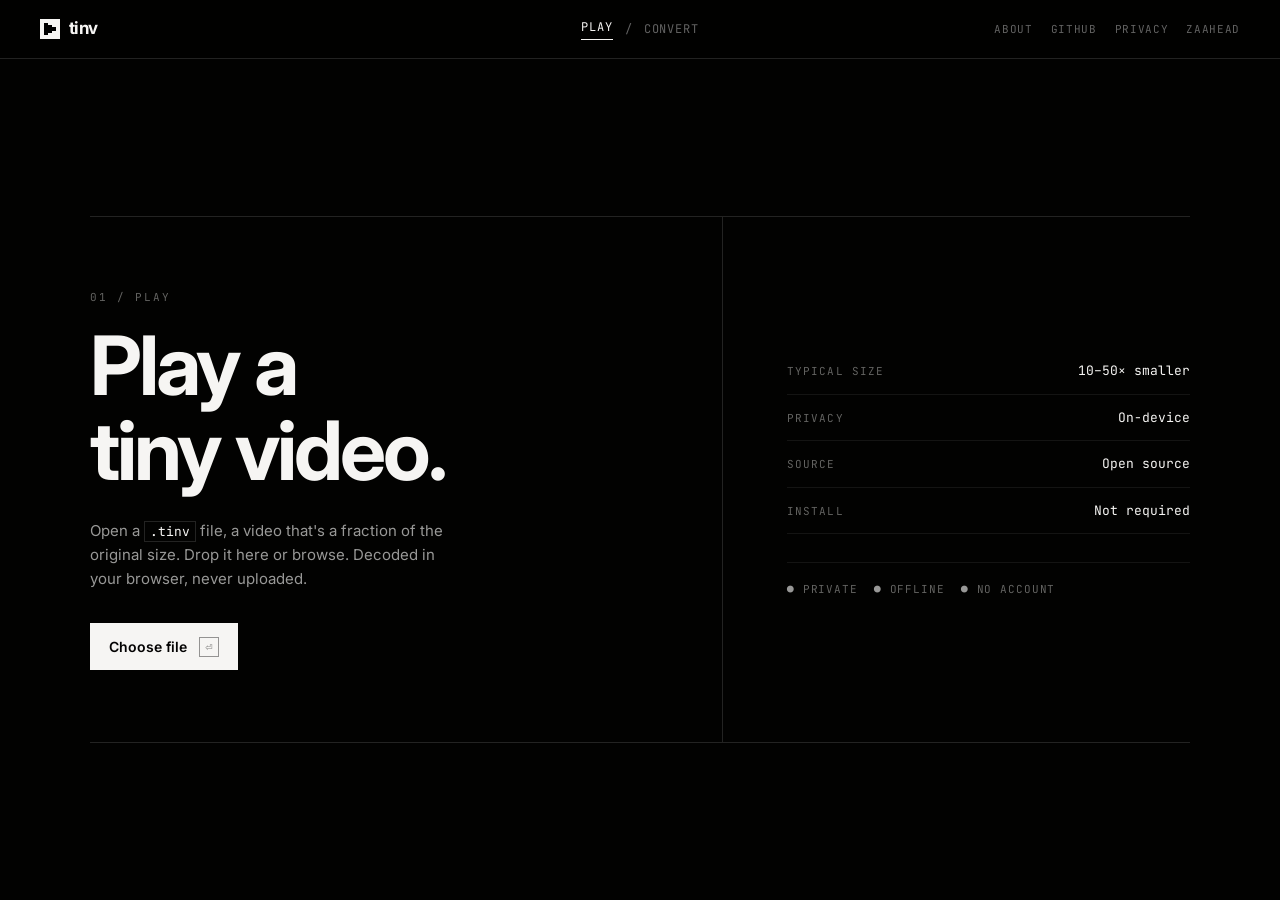
<file: player-web/index.html>
<!DOCTYPE html>
<html lang="en">
<head>
  <meta charset="UTF-8" />
  <meta name="viewport" content="width=device-width, initial-scale=1.0" />

  <title>tinv — tiny video converter &amp; player</title>
  <meta name="description" content="Compress any video to a tiny .tinv file and play it in your browser. 10–50× smaller, AV1 encoded, nothing uploaded. Open source." />
  <link rel="canonical" href="https://tinv.app/" />

  <!-- Favicons -->
  <link rel="icon" href="/favicon.ico" sizes="any" />
  <link rel="icon" type="image/png" sizes="32x32" href="/favicon-32x32.png" />
  <link rel="icon" type="image/png" sizes="16x16" href="/favicon-16x16.png" />
  <link rel="apple-touch-icon" href="/apple-touch-icon.png" />

  <!-- PWA -->
  <link rel="manifest" href="manifest.json" />
  <meta name="theme-color" content="#000000" />
  <meta name="apple-mobile-web-app-capable" content="yes" />
  <meta name="apple-mobile-web-app-title" content="tinv" />
  <meta name="apple-mobile-web-app-status-bar-style" content="black-translucent" />

  <!-- Open Graph (Facebook, LinkedIn, Slack, Discord…) -->
  <meta property="og:type" content="website" />
  <meta property="og:site_name" content="tinv" />
  <meta property="og:title" content="tinv — tiny video converter &amp; player" />
  <meta property="og:description" content="Compress any video to a tiny .tinv file and play it in your browser. 10–50× smaller, nothing uploaded. Open source." />
  <meta property="og:url" content="https://tinv.app/" />
  <meta property="og:image" content="https://tinv.app/og-image.png" />
  <meta property="og:image:width" content="1200" />
  <meta property="og:image:height" content="630" />

  <!-- Twitter / X -->
  <meta name="twitter:card" content="summary_large_image" />
  <meta name="twitter:title" content="tinv — tiny video converter &amp; player" />
  <meta name="twitter:description" content="Compress any video to a tiny .tinv file and play it in your browser. 10–50× smaller, nothing uploaded." />
  <meta name="twitter:image" content="https://tinv.app/og-image.png" />

  <link rel="preconnect" href="https://fonts.googleapis.com" />
  <link rel="preconnect" href="https://fonts.gstatic.com" crossorigin />
  <link href="https://fonts.googleapis.com/css2?family=Inter:wght@400;500;600;700&family=JetBrains+Mono:wght@400;500;600&display=swap" rel="stylesheet" />

  <link rel="stylesheet" href="style.css?v=2" />
</head>
<body class="app-shell">
  <!-- Header: wordmark left, nav + index labels right -->
  <header class="app-header">
    <a class="brand" href="./" aria-label="tinv home">
      <svg class="brand-logo" viewBox="0 0 100 100" xmlns="http://www.w3.org/2000/svg">
        <rect width="100" height="100" fill="currentColor" />
        <polygon fill="#000" points="80 40 60 40 60 30 40 30 40 20 20 20 20 40 20 60 20 80 40 80 40 70 60 70 60 60 80 60 80 40" />
      </svg>
      <span class="logo-title">tinv</span>
    </a>

    <nav class="header-nav" aria-label="Views">
      <button id="nav-play" class="nav-btn active">Play</button>
      <span class="nav-sep">/</span>
      <button id="nav-convert" class="nav-btn">Convert</button>
    </nav>

    <div class="header-meta">
      <nav class="header-links" aria-label="Links">
        <a href="/about">About</a>
        <!-- TODO: replace with the real GitHub repo URL -->
        <a href="https://github.com/" target="_blank" rel="noopener">GitHub</a>
        <a href="/privacy">Privacy</a>
        <a href="https://zaahead.com" target="_blank" rel="noopener">zaahead</a>
      </nav>
    </div>
  </header>

  <main class="player-container">
    <!-- Dropzone / start screen — editorial two-column -->
    <section id="dropzone" class="dropzone split">
      <div class="split-main">
        <span class="eyebrow">01 / PLAY</span>
        <h1 class="drop-headline">Play a<br />tiny video.</h1>
        <p class="drop-lede">
          Open a <code>.tinv</code> file, a video that's a fraction of the
          original size. Drop it here or browse. Decoded in your browser,
          never uploaded.
        </p>
        <label class="btn btn-primary">
          Choose file
          <span class="btn-key">⏎</span>
          <input type="file" id="file-input" accept=".tinv,.webm,.mkv,video/*" hidden />
        </label>
      </div>
      <aside class="split-side">
        <dl class="side-specs">
          <div><dt>Typical size</dt><dd>10–50× smaller</dd></div>
          <div><dt>Privacy</dt><dd>On-device</dd></div>
          <div><dt>Source</dt><dd>Open source</dd></div>
          <div><dt>Install</dt><dd>Not required</dd></div>
        </dl>
        <div class="drop-foot">
          <span class="tick">PRIVATE</span>
          <span class="tick">OFFLINE</span>
          <span class="tick">NO ACCOUNT</span>
        </div>
      </aside>
    </section>

    <!-- Loading / error status (shown while a remote .tinv streams or fails) -->
    <section id="status-view" class="status-view" hidden>
      <div class="status-inner">
        <span class="eyebrow" id="status-eyebrow">LOADING</span>
        <p class="status-title" id="status-title">Opening video…</p>
        <div class="status-progress" id="status-progress" hidden>
          <div class="status-bar"><div id="status-bar-fill" class="status-bar-fill"></div></div>
          <span class="status-bytes" id="status-bytes"></span>
        </div>
        <div class="status-actions" id="status-actions" hidden>
          <button class="btn" id="status-retry">Try again</button>
          <label class="btn btn-primary">
            Open a file
            <input type="file" id="status-file-input" accept=".tinv,.webm,.mkv,video/*" hidden />
          </label>
        </div>
      </div>
    </section>

    <!-- Player: framed video, instrument control row, meta strip -->
    <section id="player-wrapper" class="player-wrapper" hidden>
      <div class="video-stage">
        <video id="video-element" playsinline></video>
        <div id="center-play-indicator" class="center-play-indicator">
          <svg class="indicator-icon" viewBox="0 0 24 24"><path fill="currentColor" d="M8 5v14l11-7z"/></svg>
        </div>
        <!-- First-run keyboard hint (shown once, then dismissed) -->
        <div id="kbd-hint" class="kbd-hint" hidden>
          <div class="kbd-hint-row">
            <span><kbd>Space</kbd> play</span>
            <span><kbd>←</kbd><kbd>→</kbd> 10s</span>
            <span><kbd>F</kbd> full</span>
            <span><kbd>M</kbd> mute</span>
            <span><kbd>&lt;</kbd><kbd>&gt;</kbd> speed</span>
          </div>
          <button class="kbd-hint-close" id="kbd-hint-close" aria-label="Dismiss">✕</button>
        </div>
      </div>

      <div id="custom-controls" class="control-bar">
        <!-- Row 1: time · seek · time -->
        <div class="control-row seek-row">
          <span id="time-current" class="time">0:00</span>
          <div id="progress-container" class="progress-bar-container">
            <div class="progress-bar-bg">
              <div id="progress-buffer" class="progress-buffer"></div>
              <div id="progress-fill" class="progress-fill"><div class="progress-knob"></div></div>
            </div>
            <div id="progress-tooltip" class="progress-tooltip">00:00</div>
          </div>
          <span id="time-total" class="time">0:00</span>
        </div>

        <!-- Row 2: transport (left) + options (right) -->
        <div class="control-row button-row">
          <div class="controls-group left">
            <button id="skip-back-btn" class="control-btn" title="Rewind 10s (Left)">
              <svg viewBox="0 0 24 24" class="btn-svg"><path fill="currentColor" d="M12.5 8V4l-5 5 5 5V10c2.76 0 5 2.24 5 5s-2.24 5-5 5-5-2.24-5-5H5.5c0 3.87 3.13 7 7 7s7-3.13 7-7-3.13-7-7-7z"/><text x="12.5" y="17" font-size="6" text-anchor="middle" fill="currentColor">10</text></svg>
            </button>
            <button id="play-pause-btn" class="control-btn" title="Play (Space)">
              <svg id="play-icon" class="btn-svg" viewBox="0 0 24 24"><path fill="currentColor" d="M8 5v14l11-7z"/></svg>
              <svg id="pause-icon" class="btn-svg" viewBox="0 0 24 24" style="display:none;"><path fill="currentColor" d="M6 19h4V5H6v14zm8-14v14h4V5h-4z"/></svg>
            </button>
            <button id="skip-forward-btn" class="control-btn" title="Forward 10s (Right)">
              <svg viewBox="0 0 24 24" class="btn-svg"><path fill="currentColor" d="M11.5 8V4l5 5-5 5v-4c-2.76 0-5 2.24-5 5s2.24 5 5 5 5-2.24 5-5h2c0 3.87-3.13 7-7 7s-7-3.13-7-7 3.13-7 7-7z"/><text x="11.5" y="17" font-size="6" text-anchor="middle" fill="currentColor">10</text></svg>
            </button>
            <div class="speed-control-wrapper">
              <button id="speed-btn" class="control-btn speed-badge" title="Playback Speed (< or >)">1×</button>
              <div class="speed-menu">
                <button class="speed-option" data-speed="0.5">0.5×</button>
                <button class="speed-option" data-speed="0.8">0.8×</button>
                <button class="speed-option active" data-speed="1">1×</button>
                <button class="speed-option" data-speed="1.25">1.25×</button>
                <button class="speed-option" data-speed="1.5">1.5×</button>
                <button class="speed-option" data-speed="1.75">1.75×</button>
                <button class="speed-option" data-speed="2">2×</button>
                <button class="speed-option" data-speed="2.5">2.5×</button>
              </div>
            </div>
          </div>

          <div class="controls-group right">
            <div class="volume-control-wrapper">
              <button id="mute-btn" class="control-btn" title="Mute (M)">
                <svg id="volume-high-icon" class="btn-svg" viewBox="0 0 24 24"><path fill="currentColor" d="M14 3.23v2.06c2.89.86 5 3.54 5 6.71s-2.11 5.85-5 6.71v2.06c4.01-.91 7-4.49 7-8.77s-2.99-7.86-7-8.77zm-2 2.77L7 10H3v4h4l5 4V6z"/></svg>
                <svg id="volume-mute-icon" class="btn-svg" viewBox="0 0 24 24" style="display:none;"><path fill="currentColor" d="M16.5 12c0-1.77-1.02-3.29-2.5-4.03v8.05c1.48-.73 2.5-2.25 2.5-4.02zM4.27 3L3 4.27 7.73 9H3v6h4l5 5v-6.73l4.25 4.25c-.67.52-1.42.93-2.25 1.18v2.06c1.38-.31 2.63-.95 3.69-1.81L19.73 21 21 19.73l-9-9L4.27 3z"/></svg>
              </button>
              <div class="volume-slider-container">
                <input type="range" id="volume-slider" min="0" max="1" step="0.05" value="1" title="Volume" />
              </div>
            </div>
            <button id="pip-btn" class="control-btn" title="Picture in Picture (P)">
              <svg viewBox="0 0 24 24" class="btn-svg"><path fill="currentColor" d="M19 7h-8v6h8V7zm2-4H3c-1.1 0-2 .9-2 2v14c0 1.1.9 2 2 2h18c1.1 0 2-.9 2-2V5c0-1.1-.9-2-2-2zm0 16.01H3V4.98h18v14.03z"/></svg>
            </button>
            <button id="fullscreen-btn" class="control-btn" title="Fullscreen (F)">
              <svg id="fullscreen-enter-icon" class="btn-svg" viewBox="0 0 24 24"><path fill="currentColor" d="M7 14H5v5h5v-2H7v-3zm-2-4h2V7h3V5H5v5zm12 7h-3v2h5v-5h-2v3zM14 5v2h3v3h2V5h-5z"/></svg>
              <svg id="fullscreen-exit-icon" class="btn-svg" viewBox="0 0 24 24" style="display:none;"><path fill="currentColor" d="M5 16h3v3h2v-5H5v2zm3-8H5v2h5V5H8v3zm6 11h2v-3h3v-2h-5v5zm2-11V5h-2v5h5V8h-3z"/></svg>
            </button>
            <button id="close-video-btn" class="control-btn" title="Close">
              <svg viewBox="0 0 24 24" class="btn-svg" stroke="currentColor" fill="none" stroke-width="2"><path stroke-linecap="round" d="M6 18L18 6M6 6l12 12"/></svg>
            </button>
          </div>
        </div>
      </div>

      <!-- Editorial meta strip — populated from embedded .tinv metadata -->
      <dl id="meta-strip" class="meta-strip" hidden>
        <div class="meta-cell"><dt>File</dt><dd id="meta-file">—</dd></div>
        <div class="meta-cell"><dt>Size</dt><dd id="meta-size">—</dd></div>
        <div class="meta-cell"><dt>Saved</dt><dd id="meta-ratio">—</dd></div>
        <div class="meta-cell"><dt>Author</dt><dd id="meta-author">—</dd></div>
      </dl>
    </section>

    <!-- Convert view (in-browser AV1 encoding via native WebCodecs) -->
    <section id="convert-view" class="convert-view split" hidden>
      <div class="split-main">
        <span class="eyebrow">02 / CONVERT</span>
        <h1 class="drop-headline">Shrink a<br />video.</h1>
        <p class="drop-lede">
          Compress any video to a tiny <code>.tinv</code>. Encoded in your
          browser, nothing uploaded. Best for short clips; for large files the
          desktop tool is much faster.
        </p>
      </div>

      <aside class="split-side">
        <div class="form">
          <div class="field">
            <span class="field-label">Source</span>
            <label class="btn">
              <span id="convert-pick-label">Choose video</span>
              <input type="file" id="convert-input" accept="video/*,.mp4,.mov,.mkv,.webm" hidden />
            </label>
          </div>

          <div class="field">
            <span class="field-label">Preset</span>
            <select id="convert-preset" class="select"></select>
          </div>

          <div class="field">
            <span class="field-label">Resolution</span>
            <label class="check">
              <input type="checkbox" id="convert-cap" checked />
              <span>Cap at 1080p</span>
            </label>
          </div>

          <div class="field" id="convert-estimate-row" hidden>
            <span class="field-label">Estimate</span>
            <span class="convert-estimate" id="convert-estimate">—</span>
          </div>
        </div>

        <button id="convert-start" class="btn btn-primary convert-start" disabled>
          Convert
          <span class="btn-key">⏎</span>
        </button>

        <div id="convert-progress-wrap" class="convert-progress-wrap" hidden>
          <div class="convert-progress-bar"><div id="convert-progress-fill"></div></div>
          <div id="convert-status" class="convert-status">—</div>
        </div>

        <div id="convert-result" class="convert-result" hidden></div>
      </aside>
    </section>
  </main>

  <!-- Footer: secondary links (shown on mobile; header holds them on desktop) -->
  <footer class="app-footer">
    <nav class="footer-links" aria-label="Links">
      <a href="/about">About</a>
      <!-- TODO: replace with the real GitHub repo URL -->
      <a href="https://github.com/" target="_blank" rel="noopener">GitHub</a>
      <a href="/privacy">Privacy</a>
      <a href="https://zaahead.com" target="_blank" rel="noopener">zaahead</a>
    </nav>
    <span class="footer-mark">tinv</span>
  </footer>

  <script type="module" src="app.js?v=3"></script>
</body>
</html>
</file>
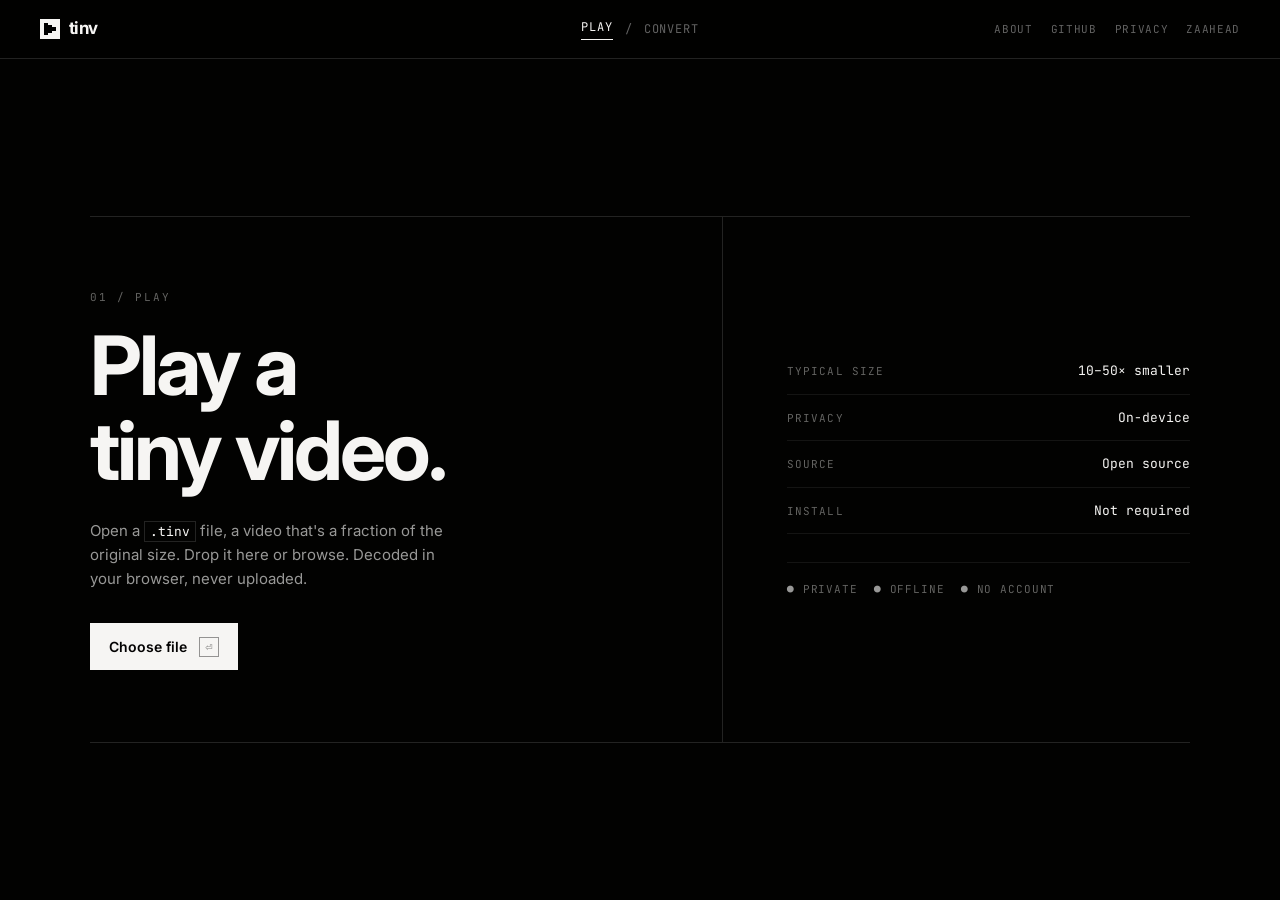
<file: web/index.html>
<!DOCTYPE html>
<html lang="en">
<head>
  <meta charset="UTF-8" />
  <meta name="viewport" content="width=device-width, initial-scale=1.0" />

  <title>tinv — tiny video converter &amp; player</title>
  <meta name="description" content="Compress any video to a tiny .tinv file and play it in your browser. 10–50× smaller, AV1 encoded, nothing uploaded. Open source." />
  <link rel="canonical" href="https://tinv.app/" />

  <!-- Favicons -->
  <link rel="icon" href="/favicon.ico" sizes="any" />
  <link rel="icon" type="image/png" sizes="32x32" href="/favicon-32x32.png" />
  <link rel="icon" type="image/png" sizes="16x16" href="/favicon-16x16.png" />
  <link rel="apple-touch-icon" href="/apple-touch-icon.png" />

  <!-- PWA -->
  <link rel="manifest" href="manifest.json" />
  <meta name="theme-color" content="#000000" />
  <meta name="apple-mobile-web-app-capable" content="yes" />
  <meta name="apple-mobile-web-app-title" content="tinv" />
  <meta name="apple-mobile-web-app-status-bar-style" content="black-translucent" />

  <!-- Open Graph (Facebook, LinkedIn, Slack, Discord…) -->
  <meta property="og:type" content="website" />
  <meta property="og:site_name" content="tinv" />
  <meta property="og:title" content="tinv — tiny video converter &amp; player" />
  <meta property="og:description" content="Compress any video to a tiny .tinv file and play it in your browser. 10–50× smaller, nothing uploaded. Open source." />
  <meta property="og:url" content="https://tinv.app/" />
  <meta property="og:image" content="https://tinv.app/og-image.png" />
  <meta property="og:image:width" content="1200" />
  <meta property="og:image:height" content="630" />

  <!-- Twitter / X -->
  <meta name="twitter:card" content="summary_large_image" />
  <meta name="twitter:title" content="tinv — tiny video converter &amp; player" />
  <meta name="twitter:description" content="Compress any video to a tiny .tinv file and play it in your browser. 10–50× smaller, nothing uploaded." />
  <meta name="twitter:image" content="https://tinv.app/og-image.png" />

  <link rel="preconnect" href="https://fonts.googleapis.com" />
  <link rel="preconnect" href="https://fonts.gstatic.com" crossorigin />
  <link href="https://fonts.googleapis.com/css2?family=Inter:wght@400;500;600;700&family=JetBrains+Mono:wght@400;500;600&display=swap" rel="stylesheet" />

  <link rel="stylesheet" href="style.css?v=2" />
</head>
<body class="app-shell">
  <!-- Header: wordmark left, nav + index labels right -->
  <header class="app-header">
    <a class="brand" href="./" aria-label="tinv home">
      <svg class="brand-logo" viewBox="0 0 100 100" xmlns="http://www.w3.org/2000/svg">
        <rect width="100" height="100" fill="currentColor" />
        <polygon fill="#000" points="80 40 60 40 60 30 40 30 40 20 20 20 20 40 20 60 20 80 40 80 40 70 60 70 60 60 80 60 80 40" />
      </svg>
      <span class="logo-title">tinv</span>
    </a>

    <nav class="header-nav" aria-label="Views">
      <button id="nav-play" class="nav-btn active">Play</button>
      <span class="nav-sep">/</span>
      <button id="nav-convert" class="nav-btn">Convert</button>
    </nav>

    <div class="header-meta">
      <nav class="header-links" aria-label="Links">
        <a href="/about">About</a>
        <!-- TODO: replace with the real GitHub repo URL -->
        <a href="https://github.com/zaahead/tinv" target="_blank" rel="noopener">GitHub</a>
        <a href="/privacy">Privacy</a>
        <a href="https://zaahead.com" target="_blank" rel="noopener">zaahead</a>
      </nav>
    </div>
  </header>

  <main class="player-container">
    <!-- Dropzone / start screen — editorial two-column -->
    <section id="dropzone" class="dropzone split">
      <div class="split-main">
        <span class="eyebrow">01 / PLAY</span>
        <h1 class="drop-headline">Play a<br />tiny video.</h1>
        <p class="drop-lede">
          Open a <code>.tinv</code> file, a video that's a fraction of the
          original size. Drop it here or browse. Decoded in your browser,
          never uploaded.
        </p>
        <label class="btn btn-primary">
          Choose file
          <span class="btn-key">⏎</span>
          <input type="file" id="file-input" accept=".tinv,.webm,.mkv,video/*" hidden />
        </label>
      </div>
      <aside class="split-side">
        <dl class="side-specs">
          <div><dt>Typical size</dt><dd>10–50× smaller</dd></div>
          <div><dt>Privacy</dt><dd>On-device</dd></div>
          <div><dt>Source</dt><dd>Open source</dd></div>
          <div><dt>Install</dt><dd>Not required</dd></div>
        </dl>
        <div class="drop-foot">
          <span class="tick">PRIVATE</span>
          <span class="tick">OFFLINE</span>
          <span class="tick">NO ACCOUNT</span>
        </div>
      </aside>
    </section>

    <!-- Loading / error status (shown while a remote .tinv streams or fails) -->
    <section id="status-view" class="status-view" hidden>
      <div class="status-inner">
        <span class="eyebrow" id="status-eyebrow">LOADING</span>
        <p class="status-title" id="status-title">Opening video…</p>
        <div class="status-progress" id="status-progress" hidden>
          <div class="status-bar"><div id="status-bar-fill" class="status-bar-fill"></div></div>
          <span class="status-bytes" id="status-bytes"></span>
        </div>
        <div class="status-actions" id="status-actions" hidden>
          <button class="btn" id="status-retry">Try again</button>
          <label class="btn btn-primary">
            Open a file
            <input type="file" id="status-file-input" accept=".tinv,.webm,.mkv,video/*" hidden />
          </label>
        </div>
      </div>
    </section>

    <!-- Player: framed video, instrument control row, meta strip -->
    <section id="player-wrapper" class="player-wrapper" hidden>
      <div class="video-stage">
        <video id="video-element" playsinline></video>
        <div id="center-play-indicator" class="center-play-indicator">
          <svg class="indicator-icon" viewBox="0 0 24 24"><path fill="currentColor" d="M8 5v14l11-7z"/></svg>
        </div>
        <!-- First-run keyboard hint (shown once, then dismissed) -->
        <div id="kbd-hint" class="kbd-hint" hidden>
          <div class="kbd-hint-row">
            <span><kbd>Space</kbd> play</span>
            <span><kbd>←</kbd><kbd>→</kbd> 10s</span>
            <span><kbd>F</kbd> full</span>
            <span><kbd>M</kbd> mute</span>
            <span><kbd>&lt;</kbd><kbd>&gt;</kbd> speed</span>
          </div>
          <button class="kbd-hint-close" id="kbd-hint-close" aria-label="Dismiss">✕</button>
        </div>
      </div>

      <div id="custom-controls" class="control-bar">
        <!-- Row 1: time · seek · time -->
        <div class="control-row seek-row">
          <span id="time-current" class="time">0:00</span>
          <div id="progress-container" class="progress-bar-container">
            <div class="progress-bar-bg">
              <div id="progress-buffer" class="progress-buffer"></div>
              <div id="progress-fill" class="progress-fill"><div class="progress-knob"></div></div>
            </div>
            <div id="progress-tooltip" class="progress-tooltip">00:00</div>
          </div>
          <span id="time-total" class="time">0:00</span>
        </div>

        <!-- Row 2: transport (left) + options (right) -->
        <div class="control-row button-row">
          <div class="controls-group left">
            <button id="skip-back-btn" class="control-btn" title="Rewind 10s (Left)">
              <svg viewBox="0 0 24 24" class="btn-svg"><path fill="currentColor" d="M12.5 8V4l-5 5 5 5V10c2.76 0 5 2.24 5 5s-2.24 5-5 5-5-2.24-5-5H5.5c0 3.87 3.13 7 7 7s7-3.13 7-7-3.13-7-7-7z"/><text x="12.5" y="17" font-size="6" text-anchor="middle" fill="currentColor">10</text></svg>
            </button>
            <button id="play-pause-btn" class="control-btn" title="Play (Space)">
              <svg id="play-icon" class="btn-svg" viewBox="0 0 24 24"><path fill="currentColor" d="M8 5v14l11-7z"/></svg>
              <svg id="pause-icon" class="btn-svg" viewBox="0 0 24 24" style="display:none;"><path fill="currentColor" d="M6 19h4V5H6v14zm8-14v14h4V5h-4z"/></svg>
            </button>
            <button id="skip-forward-btn" class="control-btn" title="Forward 10s (Right)">
              <svg viewBox="0 0 24 24" class="btn-svg"><path fill="currentColor" d="M11.5 8V4l5 5-5 5v-4c-2.76 0-5 2.24-5 5s2.24 5 5 5 5-2.24 5-5h2c0 3.87-3.13 7-7 7s-7-3.13-7-7 3.13-7 7-7z"/><text x="11.5" y="17" font-size="6" text-anchor="middle" fill="currentColor">10</text></svg>
            </button>
            <div class="speed-control-wrapper">
              <button id="speed-btn" class="control-btn speed-badge" title="Playback Speed (< or >)">1×</button>
              <div class="speed-menu">
                <button class="speed-option" data-speed="0.5">0.5×</button>
                <button class="speed-option" data-speed="0.8">0.8×</button>
                <button class="speed-option active" data-speed="1">1×</button>
                <button class="speed-option" data-speed="1.25">1.25×</button>
                <button class="speed-option" data-speed="1.5">1.5×</button>
                <button class="speed-option" data-speed="1.75">1.75×</button>
                <button class="speed-option" data-speed="2">2×</button>
                <button class="speed-option" data-speed="2.5">2.5×</button>
              </div>
            </div>
          </div>

          <div class="controls-group right">
            <div class="volume-control-wrapper">
              <button id="mute-btn" class="control-btn" title="Mute (M)">
                <svg id="volume-high-icon" class="btn-svg" viewBox="0 0 24 24"><path fill="currentColor" d="M14 3.23v2.06c2.89.86 5 3.54 5 6.71s-2.11 5.85-5 6.71v2.06c4.01-.91 7-4.49 7-8.77s-2.99-7.86-7-8.77zm-2 2.77L7 10H3v4h4l5 4V6z"/></svg>
                <svg id="volume-mute-icon" class="btn-svg" viewBox="0 0 24 24" style="display:none;"><path fill="currentColor" d="M16.5 12c0-1.77-1.02-3.29-2.5-4.03v8.05c1.48-.73 2.5-2.25 2.5-4.02zM4.27 3L3 4.27 7.73 9H3v6h4l5 5v-6.73l4.25 4.25c-.67.52-1.42.93-2.25 1.18v2.06c1.38-.31 2.63-.95 3.69-1.81L19.73 21 21 19.73l-9-9L4.27 3z"/></svg>
              </button>
              <div class="volume-slider-container">
                <input type="range" id="volume-slider" min="0" max="1" step="0.05" value="1" title="Volume" />
              </div>
            </div>
            <button id="pip-btn" class="control-btn" title="Picture in Picture (P)">
              <svg viewBox="0 0 24 24" class="btn-svg"><path fill="currentColor" d="M19 7h-8v6h8V7zm2-4H3c-1.1 0-2 .9-2 2v14c0 1.1.9 2 2 2h18c1.1 0 2-.9 2-2V5c0-1.1-.9-2-2-2zm0 16.01H3V4.98h18v14.03z"/></svg>
            </button>
            <button id="fullscreen-btn" class="control-btn" title="Fullscreen (F)">
              <svg id="fullscreen-enter-icon" class="btn-svg" viewBox="0 0 24 24"><path fill="currentColor" d="M7 14H5v5h5v-2H7v-3zm-2-4h2V7h3V5H5v5zm12 7h-3v2h5v-5h-2v3zM14 5v2h3v3h2V5h-5z"/></svg>
              <svg id="fullscreen-exit-icon" class="btn-svg" viewBox="0 0 24 24" style="display:none;"><path fill="currentColor" d="M5 16h3v3h2v-5H5v2zm3-8H5v2h5V5H8v3zm6 11h2v-3h3v-2h-5v5zm2-11V5h-2v5h5V8h-3z"/></svg>
            </button>
            <button id="close-video-btn" class="control-btn" title="Close">
              <svg viewBox="0 0 24 24" class="btn-svg" stroke="currentColor" fill="none" stroke-width="2"><path stroke-linecap="round" d="M6 18L18 6M6 6l12 12"/></svg>
            </button>
          </div>
        </div>
      </div>

      <!-- Editorial meta strip — populated from embedded .tinv metadata -->
      <dl id="meta-strip" class="meta-strip" hidden>
        <div class="meta-cell"><dt>File</dt><dd id="meta-file">—</dd></div>
        <div class="meta-cell"><dt>Size</dt><dd id="meta-size">—</dd></div>
        <div class="meta-cell"><dt>Saved</dt><dd id="meta-ratio">—</dd></div>
        <div class="meta-cell"><dt>Author</dt><dd id="meta-author">—</dd></div>
      </dl>
    </section>

    <!-- Convert view (in-browser AV1 encoding via native WebCodecs) -->
    <section id="convert-view" class="convert-view split" hidden>
      <div class="split-main">
        <span class="eyebrow">02 / CONVERT</span>
        <h1 class="drop-headline">Shrink a<br />video.</h1>
        <p class="drop-lede">
          Compress any video to a tiny <code>.tinv</code>. Encoded in your
          browser, nothing uploaded. Best for short clips; for large files the
          desktop tool is much faster.
        </p>
      </div>

      <aside class="split-side">
        <div class="form">
          <div class="field">
            <span class="field-label">Source</span>
            <label class="btn">
              <span id="convert-pick-label">Choose video</span>
              <input type="file" id="convert-input" accept="video/*,.mp4,.mov,.mkv,.webm" hidden />
            </label>
          </div>

          <div class="field">
            <span class="field-label">Preset</span>
            <select id="convert-preset" class="select"></select>
          </div>

          <div class="field">
            <span class="field-label">Resolution</span>
            <label class="check">
              <input type="checkbox" id="convert-cap" checked />
              <span>Cap at 1080p</span>
            </label>
          </div>

          <div class="field" id="convert-estimate-row" hidden>
            <span class="field-label">Estimate</span>
            <span class="convert-estimate" id="convert-estimate">—</span>
          </div>
        </div>

        <button id="convert-start" class="btn btn-primary convert-start" disabled>
          Convert
          <span class="btn-key">⏎</span>
        </button>

        <div id="convert-progress-wrap" class="convert-progress-wrap" hidden>
          <div class="convert-progress-bar"><div id="convert-progress-fill"></div></div>
          <div id="convert-status" class="convert-status">—</div>
        </div>

        <div id="convert-result" class="convert-result" hidden></div>
      </aside>
    </section>
  </main>

  <!-- Footer: secondary links (shown on mobile; header holds them on desktop) -->
  <footer class="app-footer">
    <nav class="footer-links" aria-label="Links">
      <a href="/about">About</a>
      <!-- TODO: replace with the real GitHub repo URL -->
      <a href="https://github.com/" target="_blank" rel="noopener">GitHub</a>
      <a href="/privacy">Privacy</a>
      <a href="https://zaahead.com" target="_blank" rel="noopener">zaahead</a>
    </nav>
    <span class="footer-mark">tinv</span>
  </footer>

  <script type="module" src="app.js?v=3"></script>
</body>
</html>
</file>
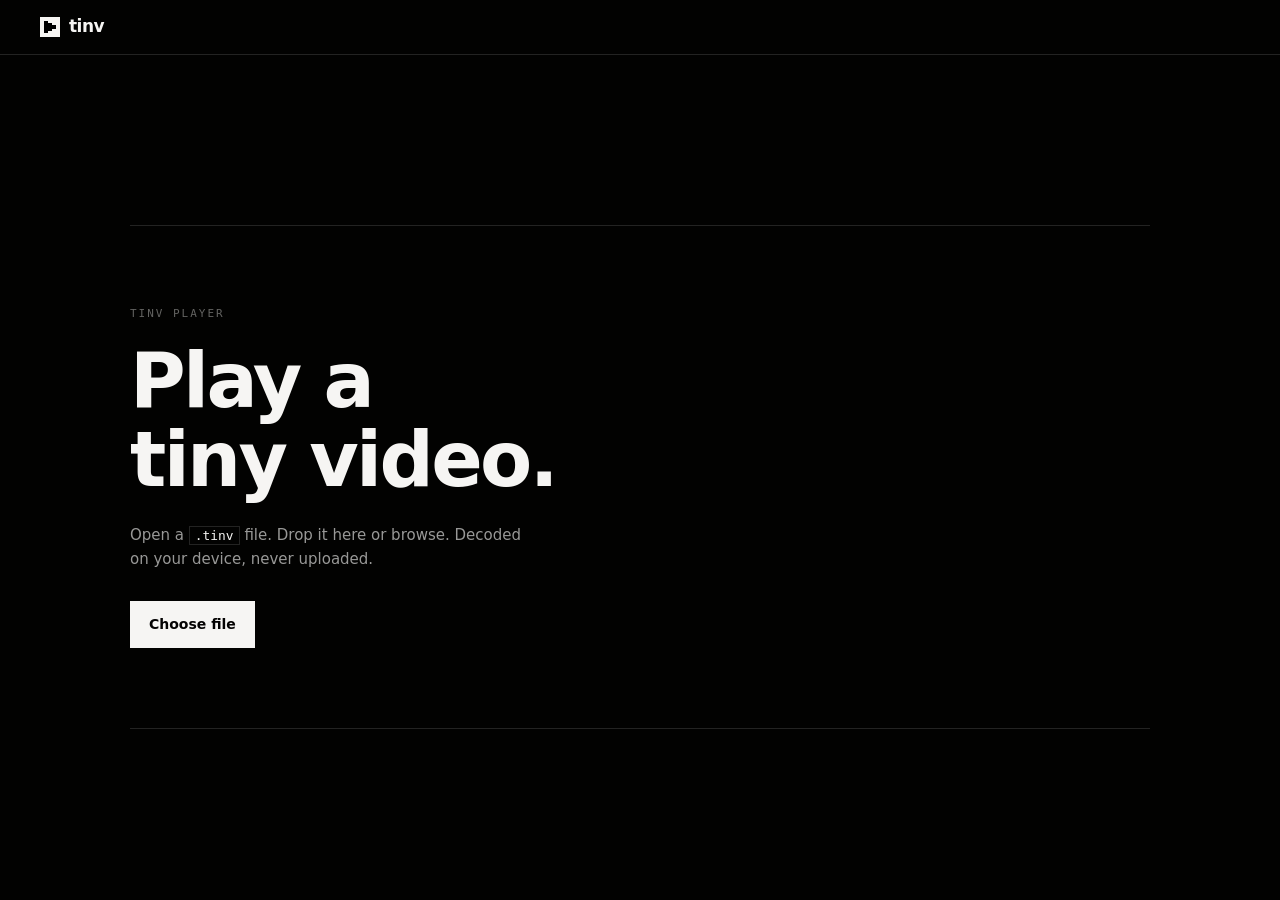
<file: extension/player.html>
<!DOCTYPE html>
<html lang="en">
<head>
  <meta charset="UTF-8" />
  <meta name="viewport" content="width=device-width, initial-scale=1.0" />
  <title>tinv player</title>
  <link rel="stylesheet" href="player.css" />
</head>
<body class="app-shell">
  <!-- Header: wordmark left, filename right (editorial, matches PWA). -->
  <header class="app-header">
    <div class="brand">
      <svg class="brand-logo" viewBox="0 0 100 100" xmlns="http://www.w3.org/2000/svg">
        <rect fill="currentColor" width="100" height="100"/>
        <polygon fill="#000" points="80 40 60 40 60 30 40 30 40 20 20 20 20 40 20 60 20 80 40 80 40 70 60 70 60 60 80 60 80 40"/>
      </svg>
      <span class="logo-title">tinv</span>
    </div>
    <span id="video-filename" class="header-filename"></span>
  </header>

  <main class="player-container">
    <!-- Dropzone (fallback only — auto-play normally bypasses this). -->
    <section id="dropzone" class="dropzone">
      <span class="eyebrow">tinv player</span>
      <h1 class="drop-headline">Play a<br />tiny video.</h1>
      <p class="drop-lede">
        Open a <code>.tinv</code> file. Drop it here or browse. Decoded on your
        device, never uploaded.
      </p>
      <label class="btn btn-primary">
        Choose file
        <input type="file" id="file-input" accept=".tinv,.webm,.mkv,video/*" hidden />
      </label>
    </section>

    <!-- Loading / error status (shown while a remote .tinv streams or fails). -->
    <section id="status-view" class="status-view" hidden>
      <div class="status-inner">
        <span class="eyebrow" id="status-eyebrow">LOADING</span>
        <p class="status-title" id="status-title">Opening video…</p>
        <div class="status-progress" id="status-progress" hidden>
          <div class="status-bar"><div id="status-bar-fill" class="status-bar-fill"></div></div>
          <span class="status-bytes" id="status-bytes"></span>
        </div>
        <div class="status-actions" id="status-actions" hidden>
          <label class="btn btn-primary">
            Open a file
            <input type="file" id="status-file-input" accept=".tinv,.webm,.mkv,video/*" hidden />
          </label>
        </div>
      </div>
    </section>

    <!-- Player: video on top, single borderless control bar below (like the app). -->
    <section id="player-wrapper" class="player-wrapper" hidden>
      <div class="video-stage">
        <video id="video-element" playsinline></video>
        <div id="center-play-indicator" class="center-play-indicator">
          <svg class="indicator-icon" viewBox="0 0 24 24"><path fill="currentColor" d="M8 5v14l11-7z"/></svg>
        </div>
      </div>

      <!-- Borderless control bar BELOW the video (matches Flutter app). -->
      <div id="custom-controls" class="control-bar">
        <!-- Row 1: time · seek · time -->
        <div class="control-row seek-row">
          <span id="time-current" class="time">0:00</span>
          <div id="progress-container" class="progress-bar-container">
            <div class="progress-bar-bg">
              <div id="progress-buffer" class="progress-buffer"></div>
              <div id="progress-fill" class="progress-fill"><div class="progress-knob"></div></div>
            </div>
            <div id="progress-tooltip" class="progress-tooltip">00:00</div>
          </div>
          <span id="time-total" class="time">0:00</span>
        </div>

        <!-- Row 2: transport (left) + options (right) -->
        <div class="control-row button-row">
          <div class="controls-group left">
            <button id="skip-back-btn" class="control-btn" title="Rewind 10s (Left)">
              <svg viewBox="0 0 24 24" class="btn-svg"><path fill="currentColor" d="M12.5 8V4l-5 5 5 5V10c2.76 0 5 2.24 5 5s-2.24 5-5 5-5-2.24-5-5H5.5c0 3.87 3.13 7 7 7s7-3.13 7-7-3.13-7-7-7z"/><text x="12.5" y="17" font-size="6" text-anchor="middle" fill="currentColor">10</text></svg>
            </button>
            <button id="play-pause-btn" class="control-btn" title="Play (Space)">
              <svg id="play-icon" class="btn-svg" viewBox="0 0 24 24"><path fill="currentColor" d="M8 5v14l11-7z"/></svg>
              <svg id="pause-icon" class="btn-svg" viewBox="0 0 24 24" style="display:none;"><path fill="currentColor" d="M6 19h4V5H6v14zm8-14v14h4V5h-4z"/></svg>
            </button>
            <button id="skip-forward-btn" class="control-btn" title="Forward 10s (Right)">
              <svg viewBox="0 0 24 24" class="btn-svg"><path fill="currentColor" d="M11.5 8V4l5 5-5 5v-4c-2.76 0-5 2.24-5 5s2.24 5 5 5 5-2.24 5-5h2c0 3.87-3.13 7-7 7s-7-3.13-7-7 3.13-7 7-7z"/><text x="11.5" y="17" font-size="6" text-anchor="middle" fill="currentColor">10</text></svg>
            </button>
            <div class="speed-control-wrapper">
              <button id="speed-btn" class="control-btn speed-badge" title="Playback Speed (< or >)">1×</button>
              <div class="speed-menu">
                <button class="speed-option" data-speed="0.5">0.5×</button>
                <button class="speed-option" data-speed="0.8">0.8×</button>
                <button class="speed-option active" data-speed="1">1×</button>
                <button class="speed-option" data-speed="1.25">1.25×</button>
                <button class="speed-option" data-speed="1.5">1.5×</button>
                <button class="speed-option" data-speed="1.75">1.75×</button>
                <button class="speed-option" data-speed="2">2×</button>
                <button class="speed-option" data-speed="2.5">2.5×</button>
              </div>
            </div>
          </div>

          <div class="controls-group right">
            <div class="volume-control-wrapper">
              <button id="mute-btn" class="control-btn" title="Mute (M)">
                <svg id="volume-high-icon" class="btn-svg" viewBox="0 0 24 24"><path fill="currentColor" d="M14 3.23v2.06c2.89.86 5 3.54 5 6.71s-2.11 5.85-5 6.71v2.06c4.01-.91 7-4.49 7-8.77s-2.99-7.86-7-8.77zm-2 2.77L7 10H3v4h4l5 4V6z"/></svg>
                <svg id="volume-mute-icon" class="btn-svg" viewBox="0 0 24 24" style="display:none;"><path fill="currentColor" d="M16.5 12c0-1.77-1.02-3.29-2.5-4.03v8.05c1.48-.73 2.5-2.25 2.5-4.02zM4.27 3L3 4.27 7.73 9H3v6h4l5 5v-6.73l4.25 4.25c-.67.52-1.42.93-2.25 1.18v2.06c1.38-.31 2.63-.95 3.69-1.81L19.73 21 21 19.73l-9-9L4.27 3z"/></svg>
              </button>
              <div class="volume-slider-container">
                <input type="range" id="volume-slider" min="0" max="1" step="0.05" value="1" title="Volume" />
              </div>
            </div>
            <button id="pip-btn" class="control-btn" title="Picture in Picture (P)">
              <svg viewBox="0 0 24 24" class="btn-svg"><path fill="currentColor" d="M19 7h-8v6h8V7zm2-4H3c-1.1 0-2 .9-2 2v14c0 1.1.9 2 2 2h18c1.1 0 2-.9 2-2V5c0-1.1-.9-2-2-2zm0 16.01H3V4.98h18v14.03z"/></svg>
            </button>
            <button id="fullscreen-btn" class="control-btn" title="Fullscreen (F)">
              <svg id="fullscreen-enter-icon" class="btn-svg" viewBox="0 0 24 24"><path fill="currentColor" d="M7 14H5v5h5v-2H7v-3zm-2-4h2V7h3V5H5v5zm12 7h-3v2h5v-5h-2v3zM14 5v2h3v3h2V5h-5z"/></svg>
              <svg id="fullscreen-exit-icon" class="btn-svg" viewBox="0 0 24 24" style="display:none;"><path fill="currentColor" d="M5 16h3v3h2v-5H5v2zm3-8H5v2h5V5H8v3zm6 11h2v-3h3v-2h-5v5zm2-11V5h-2v5h5V8h-3z"/></svg>
            </button>
            <button id="close-video-btn" class="control-btn" title="Close">
              <svg viewBox="0 0 24 24" class="btn-svg" stroke="currentColor" fill="none" stroke-width="2"><path stroke-linecap="round" d="M6 18L18 6M6 6l12 12"/></svg>
            </button>
          </div>
        </div>
      </div>
    </section>
  </main>

  <script type="module" src="player.js"></script>
</body>
</html>
</file>
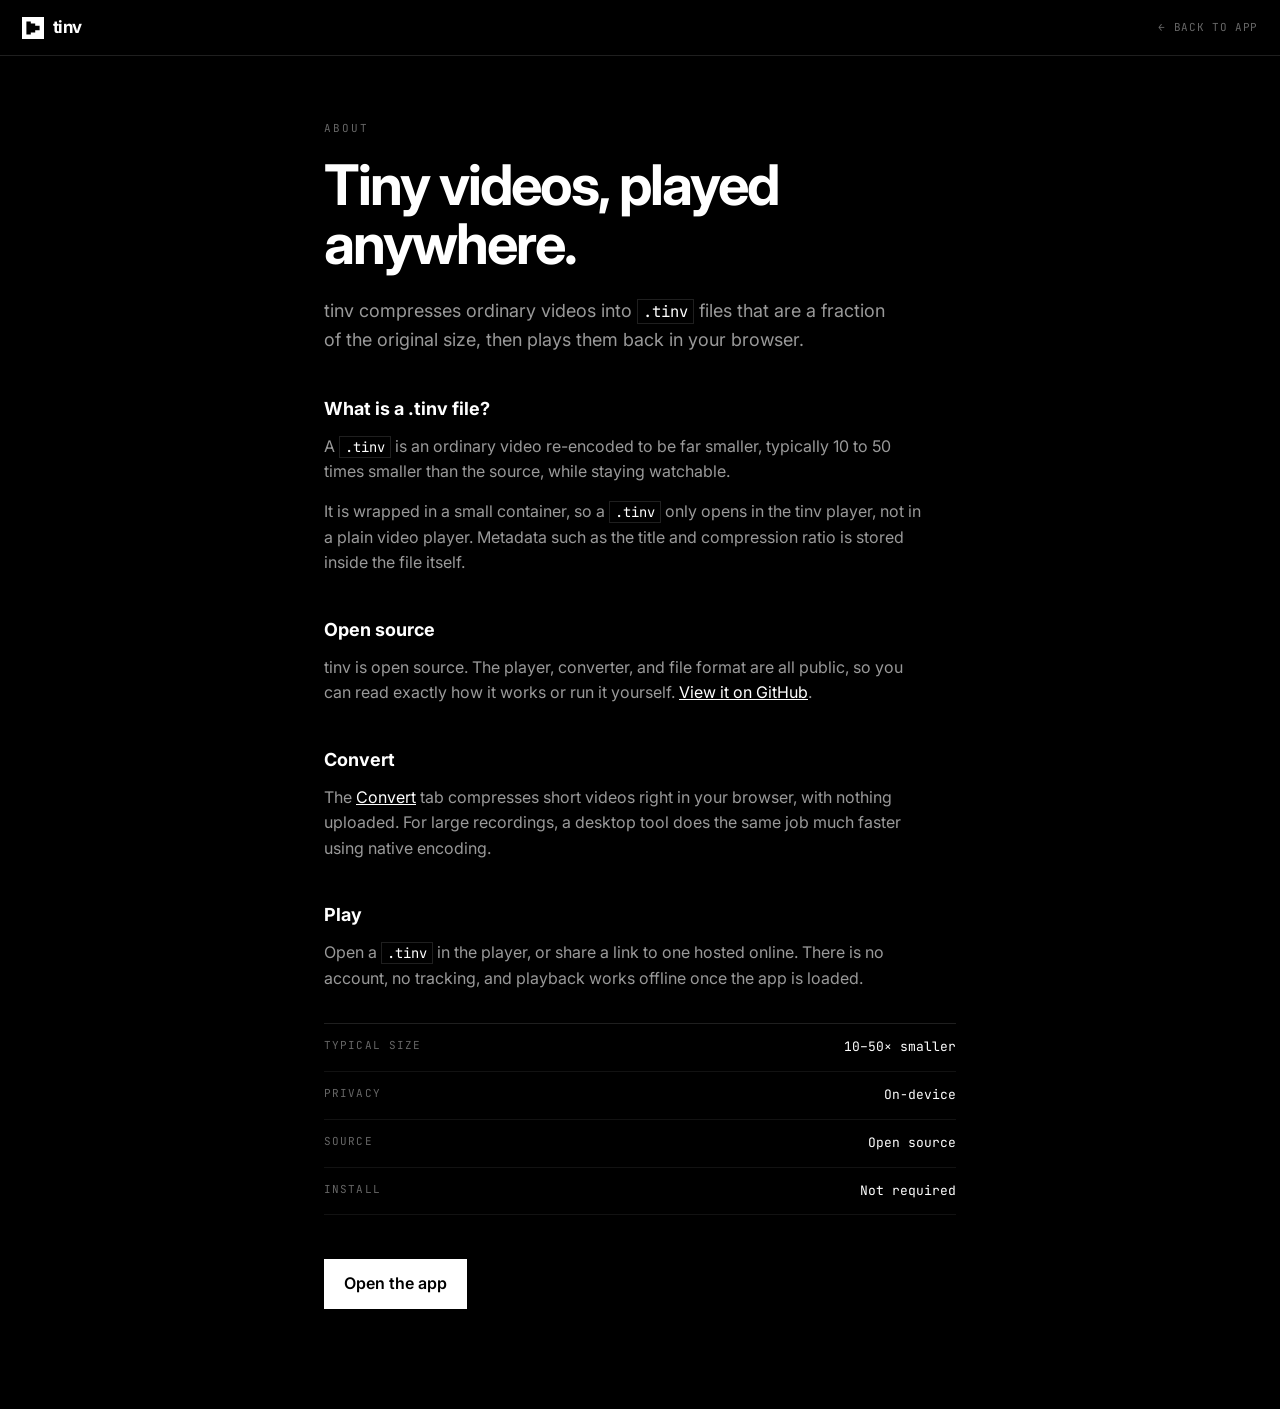
<file: player-web/about.html>
<!DOCTYPE html>
<html lang="en">
<head>
  <meta charset="UTF-8" />
  <meta name="viewport" content="width=device-width, initial-scale=1.0" />
  <title>About · tinv</title>
  <meta name="theme-color" content="#000000" />
  <link rel="icon" href="icon.png" />
  <link rel="preconnect" href="https://fonts.googleapis.com" />
  <link rel="preconnect" href="https://fonts.gstatic.com" crossorigin />
  <link href="https://fonts.googleapis.com/css2?family=Inter:wght@400;600;700&family=JetBrains+Mono:wght@400;500&display=swap" rel="stylesheet" />
  <style>
    :root {
      --bg: #000; --panel: #0d0d0d; --border: rgba(255,255,255,.12);
      --text: #fff; --dim: rgba(255,255,255,.6); --faint: rgba(255,255,255,.4);
      --mono: "JetBrains Mono", ui-monospace, monospace;
    }
    * { box-sizing: border-box; }
    html, body { margin: 0; background: var(--bg); color: var(--text);
      font-family: "Inter", system-ui, sans-serif;
      -webkit-font-smoothing: antialiased; line-height: 1.6; }
    .header {
      display: flex; align-items: center; gap: 16px;
      padding: 14px 22px; border-bottom: 1px solid var(--border);
    }
    .brand { display: flex; align-items: center; gap: 9px; text-decoration: none; color: var(--text); }
    .logo { width: 22px; height: 22px; display: block; }
    .brand b { font-weight: 700; letter-spacing: -.03em; font-size: 17px; }
    .back { margin-left: auto; font-family: var(--mono); font-size: 11px;
      letter-spacing: .06em; text-transform: uppercase; color: var(--faint);
      text-decoration: none; }
    .back:hover { color: var(--text); }
    main { max-width: 680px; margin: 0 auto; padding: 64px 24px 100px; }
    .eyebrow { font-family: var(--mono); font-size: 11px; letter-spacing: .18em;
      text-transform: uppercase; color: var(--faint); display: block; margin-bottom: 18px; }
    h1 { font-size: clamp(34px, 6vw, 56px); line-height: 1.05; font-weight: 700;
      letter-spacing: -.035em; margin: 0 0 24px; }
    .lede { font-size: 18px; color: var(--dim); margin: 0 0 40px; max-width: 52ch; }
    h2 { font-size: 18px; margin: 40px 0 10px; }
    p { color: var(--dim); margin: 0 0 14px; max-width: 60ch; }
    code { font-family: var(--mono); font-size: .86em; color: var(--text);
      border: 1px solid var(--border); padding: 1px 5px; }
    .specs { margin: 32px 0; border-top: 1px solid var(--border); }
    .specs > div { display: flex; justify-content: space-between; gap: 16px;
      padding: 13px 0; border-bottom: 1px solid rgba(255,255,255,.07); }
    .specs dt { font-family: var(--mono); font-size: 11px; letter-spacing: .1em;
      text-transform: uppercase; color: var(--faint); margin: 0; }
    .specs dd { margin: 0; font-family: var(--mono); font-size: 13px; color: var(--text); }
    .cta { display: inline-block; margin-top: 12px; font-weight: 600;
      color: #000; background: #fff; padding: 12px 20px; text-decoration: none; }
    a.inline { color: var(--text); }
  </style>
</head>
<body>
  <header class="header">
    <a class="brand" href="/">
      <svg class="logo" viewBox="0 0 100 100" xmlns="http://www.w3.org/2000/svg">
        <rect width="100" height="100" fill="#fff" />
        <polygon fill="#000" points="80 40 60 40 60 30 40 30 40 20 20 20 20 40 20 60 20 80 40 80 40 70 60 70 60 60 80 60 80 40" />
      </svg>
      <b>tinv</b>
    </a>
    <a class="back" href="/">← Back to app</a>
  </header>

  <main>
    <span class="eyebrow">About</span>
    <h1>Tiny videos, played anywhere.</h1>
    <p class="lede">
      tinv compresses ordinary videos into <code>.tinv</code> files that are a
      fraction of the original size, then plays them back in your browser.
    </p>

    <h2>What is a .tinv file?</h2>
    <p>
      A <code>.tinv</code> is an ordinary video re-encoded to be far smaller,
      typically 10 to 50 times smaller than the source, while staying
      watchable.
    </p>
    <p>
      It is wrapped in a small container, so a <code>.tinv</code> only opens in
      the tinv player, not in a plain video player. Metadata such as the title
      and compression ratio is stored inside the file itself.
    </p>

    <h2>Open source</h2>
    <p>
      tinv is open source. The player, converter, and file format are all
      public, so you can read exactly how it works or run it yourself.
      <a class="inline" href="https://github.com/">View it on GitHub</a>.
    </p>

    <h2>Convert</h2>
    <p>
      The <a class="inline" href="/">Convert</a> tab compresses short videos
      right in your browser, with nothing uploaded. For large recordings, a
      desktop tool does the same job much faster using native encoding.
    </p>

    <h2>Play</h2>
    <p>
      Open a <code>.tinv</code> in the player, or share a link to one hosted
      online. There is no account, no tracking, and playback works offline once
      the app is loaded.
    </p>

    <dl class="specs">
      <div><dt>Typical size</dt><dd>10–50× smaller</dd></div>
      <div><dt>Privacy</dt><dd>On-device</dd></div>
      <div><dt>Source</dt><dd>Open source</dd></div>
      <div><dt>Install</dt><dd>Not required</dd></div>
    </dl>

    <a class="cta" href="/">Open the app</a>
  </main>
</body>
</html>
</file>
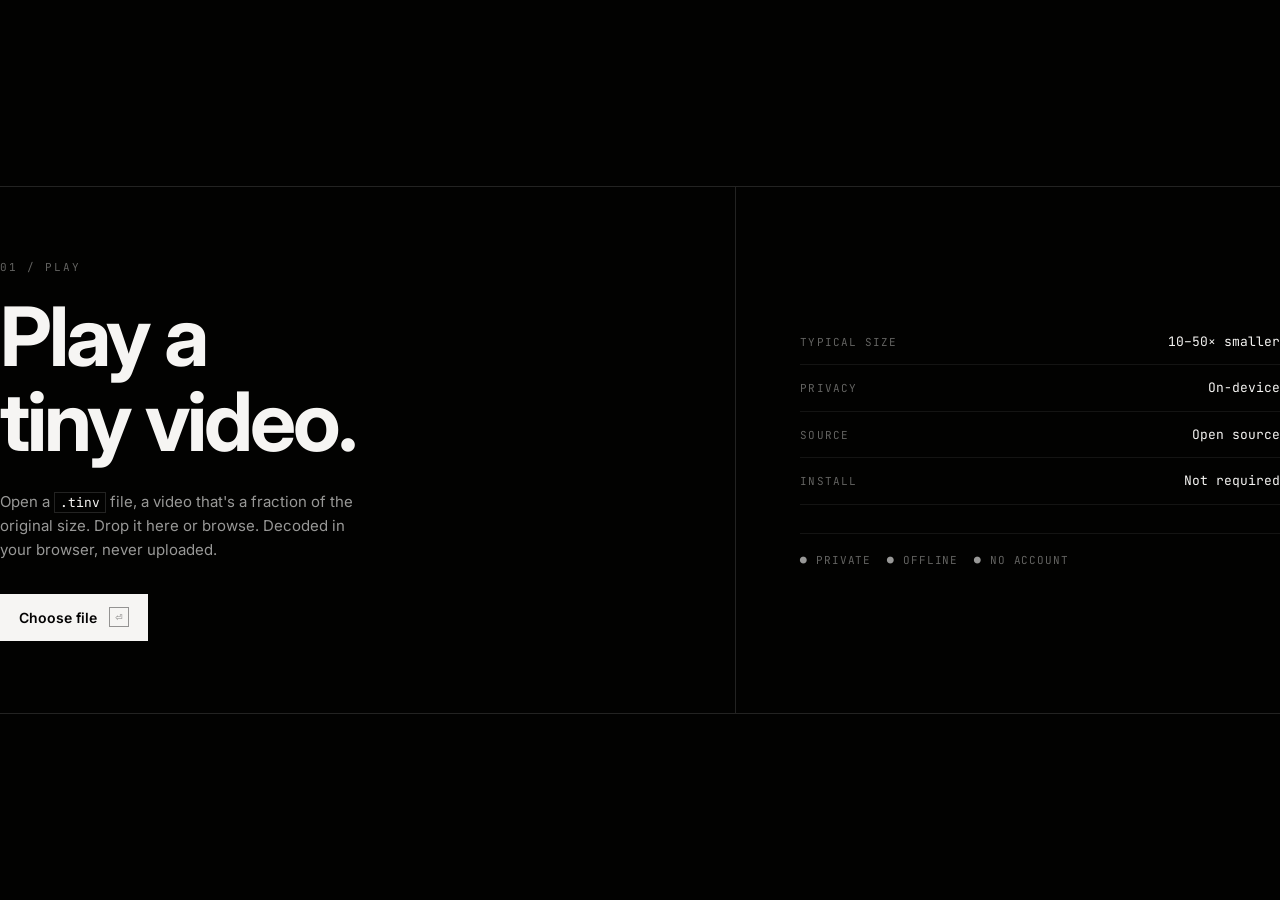
<file: player-web/embed.html>
<!DOCTYPE html>
<html lang="en">
<head>
  <meta charset="UTF-8" />
  <meta name="viewport" content="width=device-width, initial-scale=1.0" />

  <title>tinv — tiny video converter &amp; player</title>
  <meta name="description" content="Compress any video to a tiny .tinv file and play it in your browser. 10–50× smaller, AV1 encoded, nothing uploaded. Open source." />
  <link rel="canonical" href="https://tinv.app/" />

  <!-- Favicons -->
  <link rel="icon" href="/favicon.ico" sizes="any" />
  <link rel="icon" type="image/png" sizes="32x32" href="/favicon-32x32.png" />
  <link rel="icon" type="image/png" sizes="16x16" href="/favicon-16x16.png" />
  <link rel="apple-touch-icon" href="/apple-touch-icon.png" />

  <!-- PWA -->
  <link rel="manifest" href="manifest.json" />
  <meta name="theme-color" content="#000000" />
  <meta name="apple-mobile-web-app-capable" content="yes" />
  <meta name="apple-mobile-web-app-title" content="tinv" />
  <meta name="apple-mobile-web-app-status-bar-style" content="black-translucent" />

  <!-- Open Graph (Facebook, LinkedIn, Slack, Discord…) -->
  <meta property="og:type" content="website" />
  <meta property="og:site_name" content="tinv" />
  <meta property="og:title" content="tinv — tiny video converter &amp; player" />
  <meta property="og:description" content="Compress any video to a tiny .tinv file and play it in your browser. 10–50× smaller, nothing uploaded. Open source." />
  <meta property="og:url" content="https://tinv.app/" />
  <meta property="og:image" content="https://tinv.app/og-image.png" />
  <meta property="og:image:width" content="1200" />
  <meta property="og:image:height" content="630" />

  <!-- Twitter / X -->
  <meta name="twitter:card" content="summary_large_image" />
  <meta name="twitter:title" content="tinv — tiny video converter &amp; player" />
  <meta name="twitter:description" content="Compress any video to a tiny .tinv file and play it in your browser. 10–50× smaller, nothing uploaded." />
  <meta name="twitter:image" content="https://tinv.app/og-image.png" />

  <link rel="preconnect" href="https://fonts.googleapis.com" />
  <link rel="preconnect" href="https://fonts.gstatic.com" crossorigin />
  <link href="https://fonts.googleapis.com/css2?family=Inter:wght@400;500;600;700&family=JetBrains+Mono:wght@400;500;600&display=swap" rel="stylesheet" />

  <link rel="stylesheet" href="style.css?v=2" />
</head>
<body class="app-shell embed" data-embed="1">
  <!-- Header: wordmark left, nav + index labels right -->
  <header class="app-header">
    <a class="brand" href="./" aria-label="tinv home">
      <svg class="brand-logo" viewBox="0 0 100 100" xmlns="http://www.w3.org/2000/svg">
        <rect width="100" height="100" fill="currentColor" />
        <polygon fill="#000" points="80 40 60 40 60 30 40 30 40 20 20 20 20 40 20 60 20 80 40 80 40 70 60 70 60 60 80 60 80 40" />
      </svg>
      <span class="logo-title">tinv</span>
    </a>

    <nav class="header-nav" aria-label="Views">
      <button id="nav-play" class="nav-btn active">Play</button>
      <span class="nav-sep">/</span>
      <button id="nav-convert" class="nav-btn">Convert</button>
    </nav>

    <div class="header-meta">
      <nav class="header-links" aria-label="Links">
        <a href="/about">About</a>
        <!-- TODO: replace with the real GitHub repo URL -->
        <a href="https://github.com/" target="_blank" rel="noopener">GitHub</a>
        <a href="/privacy">Privacy</a>
        <a href="https://zaahead.com" target="_blank" rel="noopener">zaahead</a>
      </nav>
    </div>
  </header>

  <main class="player-container">
    <!-- Dropzone / start screen — editorial two-column -->
    <section id="dropzone" class="dropzone split">
      <div class="split-main">
        <span class="eyebrow">01 / PLAY</span>
        <h1 class="drop-headline">Play a<br />tiny video.</h1>
        <p class="drop-lede">
          Open a <code>.tinv</code> file, a video that's a fraction of the
          original size. Drop it here or browse. Decoded in your browser,
          never uploaded.
        </p>
        <label class="btn btn-primary">
          Choose file
          <span class="btn-key">⏎</span>
          <input type="file" id="file-input" accept=".tinv,.webm,.mkv,video/*" hidden />
        </label>
      </div>
      <aside class="split-side">
        <dl class="side-specs">
          <div><dt>Typical size</dt><dd>10–50× smaller</dd></div>
          <div><dt>Privacy</dt><dd>On-device</dd></div>
          <div><dt>Source</dt><dd>Open source</dd></div>
          <div><dt>Install</dt><dd>Not required</dd></div>
        </dl>
        <div class="drop-foot">
          <span class="tick">PRIVATE</span>
          <span class="tick">OFFLINE</span>
          <span class="tick">NO ACCOUNT</span>
        </div>
      </aside>
    </section>

    <!-- Loading / error status (shown while a remote .tinv streams or fails) -->
    <section id="status-view" class="status-view" hidden>
      <div class="status-inner">
        <span class="eyebrow" id="status-eyebrow">LOADING</span>
        <p class="status-title" id="status-title">Opening video…</p>
        <div class="status-progress" id="status-progress" hidden>
          <div class="status-bar"><div id="status-bar-fill" class="status-bar-fill"></div></div>
          <span class="status-bytes" id="status-bytes"></span>
        </div>
        <div class="status-actions" id="status-actions" hidden>
          <button class="btn" id="status-retry">Try again</button>
          <label class="btn btn-primary">
            Open a file
            <input type="file" id="status-file-input" accept=".tinv,.webm,.mkv,video/*" hidden />
          </label>
        </div>
      </div>
    </section>

    <!-- Player: framed video, instrument control row, meta strip -->
    <section id="player-wrapper" class="player-wrapper" hidden>
      <div class="video-stage">
        <video id="video-element" playsinline></video>
        <div id="center-play-indicator" class="center-play-indicator">
          <svg class="indicator-icon" viewBox="0 0 24 24"><path fill="currentColor" d="M8 5v14l11-7z"/></svg>
        </div>
        <!-- First-run keyboard hint (shown once, then dismissed) -->
        <div id="kbd-hint" class="kbd-hint" hidden>
          <div class="kbd-hint-row">
            <span><kbd>Space</kbd> play</span>
            <span><kbd>←</kbd><kbd>→</kbd> 10s</span>
            <span><kbd>F</kbd> full</span>
            <span><kbd>M</kbd> mute</span>
            <span><kbd>&lt;</kbd><kbd>&gt;</kbd> speed</span>
          </div>
          <button class="kbd-hint-close" id="kbd-hint-close" aria-label="Dismiss">✕</button>
        </div>
      </div>

      <div id="custom-controls" class="control-bar">
        <!-- Row 1: time · seek · time -->
        <div class="control-row seek-row">
          <span id="time-current" class="time">0:00</span>
          <div id="progress-container" class="progress-bar-container">
            <div class="progress-bar-bg">
              <div id="progress-buffer" class="progress-buffer"></div>
              <div id="progress-fill" class="progress-fill"><div class="progress-knob"></div></div>
            </div>
            <div id="progress-tooltip" class="progress-tooltip">00:00</div>
          </div>
          <span id="time-total" class="time">0:00</span>
        </div>

        <!-- Row 2: transport (left) + options (right) -->
        <div class="control-row button-row">
          <div class="controls-group left">
            <button id="skip-back-btn" class="control-btn" title="Rewind 10s (Left)">
              <svg viewBox="0 0 24 24" class="btn-svg"><path fill="currentColor" d="M12.5 8V4l-5 5 5 5V10c2.76 0 5 2.24 5 5s-2.24 5-5 5-5-2.24-5-5H5.5c0 3.87 3.13 7 7 7s7-3.13 7-7-3.13-7-7-7z"/><text x="12.5" y="17" font-size="6" text-anchor="middle" fill="currentColor">10</text></svg>
            </button>
            <button id="play-pause-btn" class="control-btn" title="Play (Space)">
              <svg id="play-icon" class="btn-svg" viewBox="0 0 24 24"><path fill="currentColor" d="M8 5v14l11-7z"/></svg>
              <svg id="pause-icon" class="btn-svg" viewBox="0 0 24 24" style="display:none;"><path fill="currentColor" d="M6 19h4V5H6v14zm8-14v14h4V5h-4z"/></svg>
            </button>
            <button id="skip-forward-btn" class="control-btn" title="Forward 10s (Right)">
              <svg viewBox="0 0 24 24" class="btn-svg"><path fill="currentColor" d="M11.5 8V4l5 5-5 5v-4c-2.76 0-5 2.24-5 5s2.24 5 5 5 5-2.24 5-5h2c0 3.87-3.13 7-7 7s-7-3.13-7-7 3.13-7 7-7z"/><text x="11.5" y="17" font-size="6" text-anchor="middle" fill="currentColor">10</text></svg>
            </button>
            <div class="speed-control-wrapper">
              <button id="speed-btn" class="control-btn speed-badge" title="Playback Speed (< or >)">1×</button>
              <div class="speed-menu">
                <button class="speed-option" data-speed="0.5">0.5×</button>
                <button class="speed-option" data-speed="0.8">0.8×</button>
                <button class="speed-option active" data-speed="1">1×</button>
                <button class="speed-option" data-speed="1.25">1.25×</button>
                <button class="speed-option" data-speed="1.5">1.5×</button>
                <button class="speed-option" data-speed="1.75">1.75×</button>
                <button class="speed-option" data-speed="2">2×</button>
                <button class="speed-option" data-speed="2.5">2.5×</button>
              </div>
            </div>
          </div>

          <div class="controls-group right">
            <div class="volume-control-wrapper">
              <button id="mute-btn" class="control-btn" title="Mute (M)">
                <svg id="volume-high-icon" class="btn-svg" viewBox="0 0 24 24"><path fill="currentColor" d="M14 3.23v2.06c2.89.86 5 3.54 5 6.71s-2.11 5.85-5 6.71v2.06c4.01-.91 7-4.49 7-8.77s-2.99-7.86-7-8.77zm-2 2.77L7 10H3v4h4l5 4V6z"/></svg>
                <svg id="volume-mute-icon" class="btn-svg" viewBox="0 0 24 24" style="display:none;"><path fill="currentColor" d="M16.5 12c0-1.77-1.02-3.29-2.5-4.03v8.05c1.48-.73 2.5-2.25 2.5-4.02zM4.27 3L3 4.27 7.73 9H3v6h4l5 5v-6.73l4.25 4.25c-.67.52-1.42.93-2.25 1.18v2.06c1.38-.31 2.63-.95 3.69-1.81L19.73 21 21 19.73l-9-9L4.27 3z"/></svg>
              </button>
              <div class="volume-slider-container">
                <input type="range" id="volume-slider" min="0" max="1" step="0.05" value="1" title="Volume" />
              </div>
            </div>
            <button id="pip-btn" class="control-btn" title="Picture in Picture (P)">
              <svg viewBox="0 0 24 24" class="btn-svg"><path fill="currentColor" d="M19 7h-8v6h8V7zm2-4H3c-1.1 0-2 .9-2 2v14c0 1.1.9 2 2 2h18c1.1 0 2-.9 2-2V5c0-1.1-.9-2-2-2zm0 16.01H3V4.98h18v14.03z"/></svg>
            </button>
            <button id="fullscreen-btn" class="control-btn" title="Fullscreen (F)">
              <svg id="fullscreen-enter-icon" class="btn-svg" viewBox="0 0 24 24"><path fill="currentColor" d="M7 14H5v5h5v-2H7v-3zm-2-4h2V7h3V5H5v5zm12 7h-3v2h5v-5h-2v3zM14 5v2h3v3h2V5h-5z"/></svg>
              <svg id="fullscreen-exit-icon" class="btn-svg" viewBox="0 0 24 24" style="display:none;"><path fill="currentColor" d="M5 16h3v3h2v-5H5v2zm3-8H5v2h5V5H8v3zm6 11h2v-3h3v-2h-5v5zm2-11V5h-2v5h5V8h-3z"/></svg>
            </button>
            <button id="close-video-btn" class="control-btn" title="Close">
              <svg viewBox="0 0 24 24" class="btn-svg" stroke="currentColor" fill="none" stroke-width="2"><path stroke-linecap="round" d="M6 18L18 6M6 6l12 12"/></svg>
            </button>
          </div>
        </div>
      </div>

      <!-- Editorial meta strip — populated from embedded .tinv metadata -->
      <dl id="meta-strip" class="meta-strip" hidden>
        <div class="meta-cell"><dt>File</dt><dd id="meta-file">—</dd></div>
        <div class="meta-cell"><dt>Size</dt><dd id="meta-size">—</dd></div>
        <div class="meta-cell"><dt>Saved</dt><dd id="meta-ratio">—</dd></div>
        <div class="meta-cell"><dt>Author</dt><dd id="meta-author">—</dd></div>
      </dl>
    </section>

    <!-- Convert view (in-browser AV1 encoding via native WebCodecs) -->
    <section id="convert-view" class="convert-view split" hidden>
      <div class="split-main">
        <span class="eyebrow">02 / CONVERT</span>
        <h1 class="drop-headline">Shrink a<br />video.</h1>
        <p class="drop-lede">
          Compress any video to a tiny <code>.tinv</code>. Encoded in your
          browser, nothing uploaded. Best for short clips; for large files the
          desktop tool is much faster.
        </p>
      </div>

      <aside class="split-side">
        <div class="form">
          <div class="field">
            <span class="field-label">Source</span>
            <label class="btn">
              <span id="convert-pick-label">Choose video</span>
              <input type="file" id="convert-input" accept="video/*,.mp4,.mov,.mkv,.webm" hidden />
            </label>
          </div>

          <div class="field">
            <span class="field-label">Preset</span>
            <select id="convert-preset" class="select"></select>
          </div>

          <div class="field">
            <span class="field-label">Resolution</span>
            <label class="check">
              <input type="checkbox" id="convert-cap" checked />
              <span>Cap at 1080p</span>
            </label>
          </div>

          <div class="field" id="convert-estimate-row" hidden>
            <span class="field-label">Estimate</span>
            <span class="convert-estimate" id="convert-estimate">—</span>
          </div>
        </div>

        <button id="convert-start" class="btn btn-primary convert-start" disabled>
          Convert
          <span class="btn-key">⏎</span>
        </button>

        <div id="convert-progress-wrap" class="convert-progress-wrap" hidden>
          <div class="convert-progress-bar"><div id="convert-progress-fill"></div></div>
          <div id="convert-status" class="convert-status">—</div>
        </div>

        <div id="convert-result" class="convert-result" hidden></div>
      </aside>
    </section>
  </main>

  <!-- Footer: secondary links (shown on mobile; header holds them on desktop) -->
  <footer class="app-footer">
    <nav class="footer-links" aria-label="Links">
      <a href="/about">About</a>
      <!-- TODO: replace with the real GitHub repo URL -->
      <a href="https://github.com/" target="_blank" rel="noopener">GitHub</a>
      <a href="/privacy">Privacy</a>
      <a href="https://zaahead.com" target="_blank" rel="noopener">zaahead</a>
    </nav>
    <span class="footer-mark">tinv</span>
  </footer>

  <script type="module" src="app.js?v=3"></script>
</body>
</html>
</file>
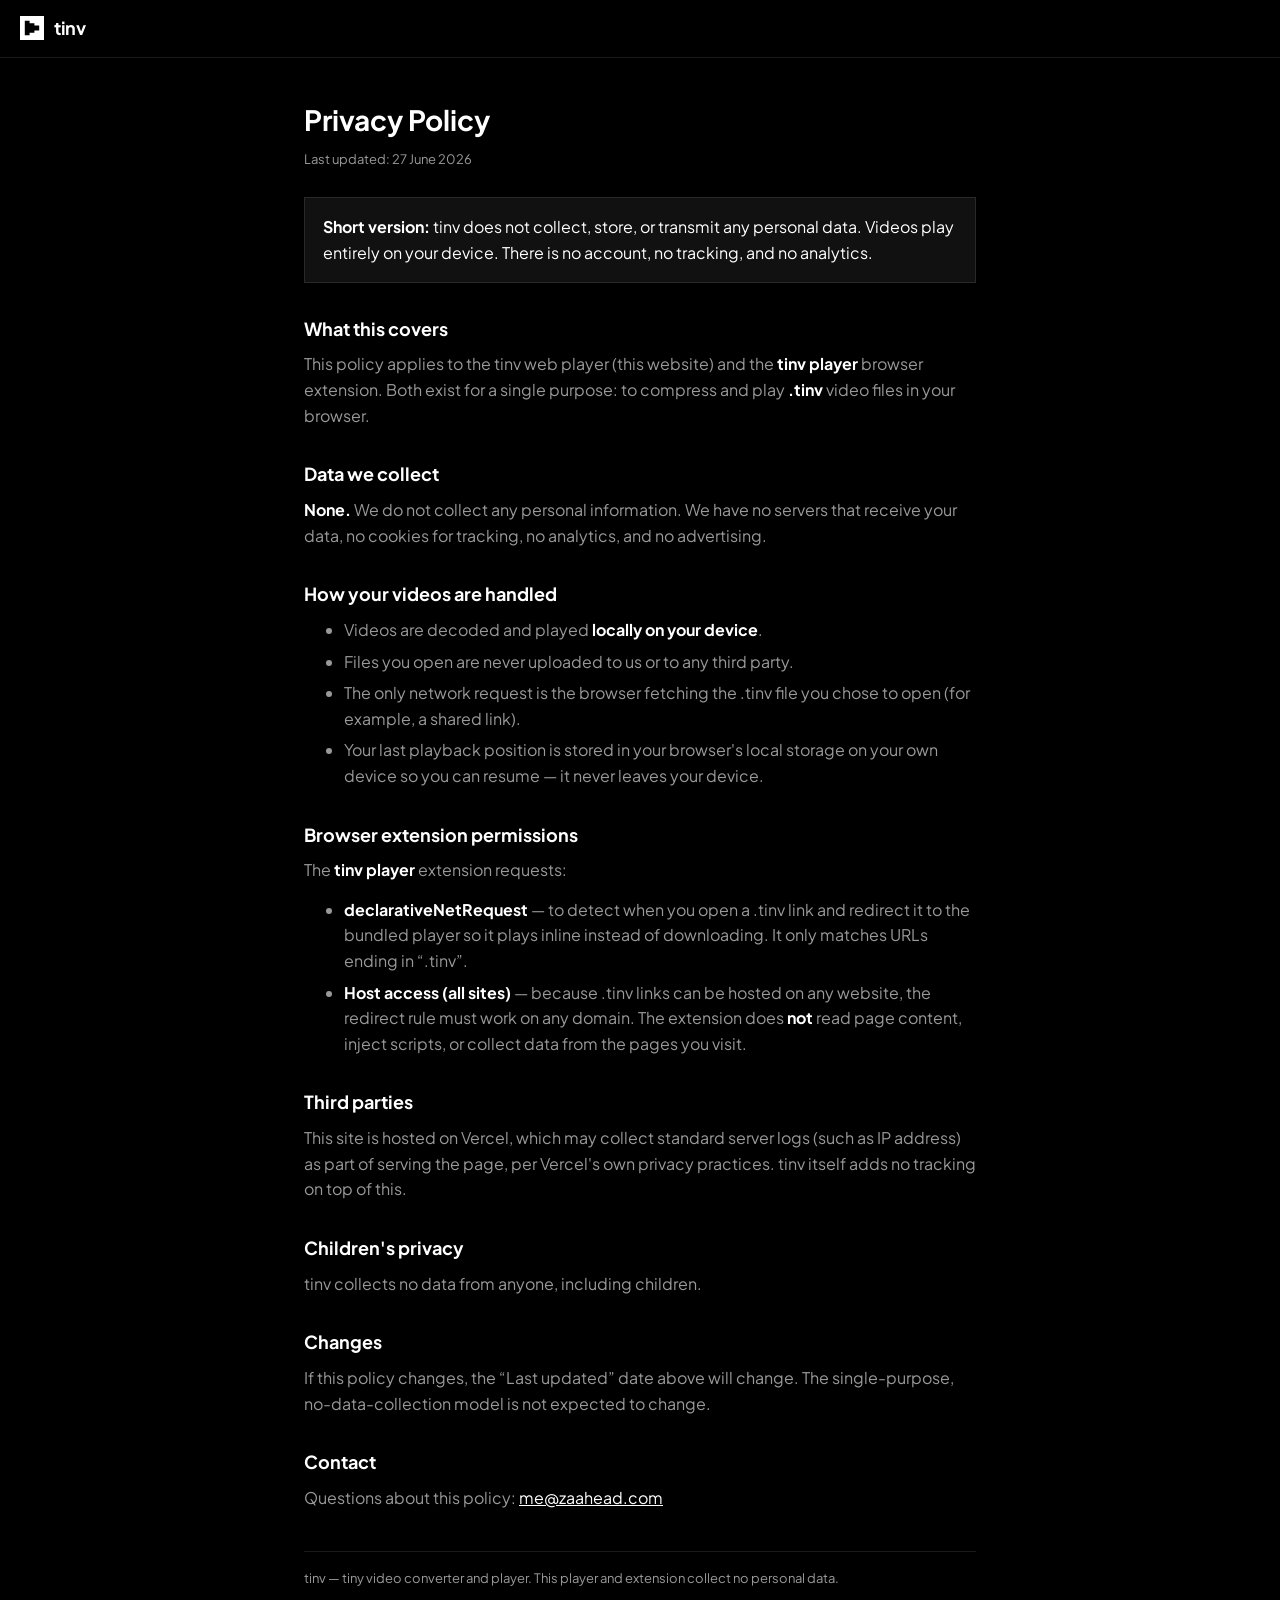
<file: player-web/privacy.html>
<!DOCTYPE html>
<html lang="en">
<head>
  <meta charset="UTF-8" />
  <meta name="viewport" content="width=device-width, initial-scale=1.0" />
  <title>tinv — Privacy Policy</title>
  <meta name="theme-color" content="#000000" />
  <link rel="icon" href="icon.png" />
  <link rel="preconnect" href="https://fonts.googleapis.com" />
  <link rel="preconnect" href="https://fonts.gstatic.com" crossorigin />
  <link href="https://fonts.googleapis.com/css2?family=Plus+Jakarta+Sans:wght@400;600;700&display=swap" rel="stylesheet" />
  <style>
    :root {
      --bg: #000; --panel: #111; --border: rgba(255,255,255,.10);
      --text: #fff; --dim: rgba(255,255,255,.6);
    }
    * { box-sizing: border-box; }
    html, body { margin: 0; background: var(--bg); color: var(--text);
      font-family: "Plus Jakarta Sans", system-ui, sans-serif;
      -webkit-font-smoothing: antialiased; line-height: 1.6; }
    .header {
      display: flex; align-items: center; gap: 10px;
      padding: 14px 20px; border-bottom: 1px solid var(--border);
    }
    .logo { width: 24px; height: 24px; display: block; }
    .brand { font-weight: 700; letter-spacing: -.5px; font-size: 18px; }
    main { max-width: 720px; margin: 0 auto; padding: 40px 24px 80px; }
    h1 { font-size: 28px; margin: 0 0 6px; }
    .updated { color: var(--dim); font-size: 13px; margin-bottom: 28px; }
    h2 { font-size: 18px; margin: 32px 0 8px; }
    p, li { color: var(--dim); }
    p, ul { margin: 0 0 14px; }
    li { margin-bottom: 6px; }
    strong { color: var(--text); }
    a { color: var(--text); }
    .box { background: var(--panel); border: 1px solid var(--border);
      padding: 16px 18px; margin: 18px 0; }
    footer { color: var(--dim); font-size: 13px; margin-top: 40px;
      border-top: 1px solid var(--border); padding-top: 16px; }
  </style>
</head>
<body>
  <header class="header">
    <svg class="logo" viewBox="0 0 100 100" xmlns="http://www.w3.org/2000/svg">
      <rect width="100" height="100" fill="#fff" />
      <polygon fill="#000" points="80 40 60 40 60 30 40 30 40 20 20 20 20 40 20 60 20 80 40 80 40 70 60 70 60 60 80 60 80 40" />
    </svg>
    <span class="brand">tinv</span>
  </header>

  <main>
    <h1>Privacy Policy</h1>
    <p class="updated">Last updated: 27 June 2026</p>

    <div class="box">
      <strong>Short version:</strong> tinv does not collect, store, or transmit
      any personal data. Videos play entirely on your device. There is no
      account, no tracking, and no analytics.
    </div>

    <h2>What this covers</h2>
    <p>
      This policy applies to the tinv web player (this website) and the
      <strong>tinv player</strong> browser extension. Both exist for a single
      purpose: to compress and play <strong>.tinv</strong> video files in your
      browser.
    </p>

    <h2>Data we collect</h2>
    <p><strong>None.</strong> We do not collect any personal information. We have
      no servers that receive your data, no cookies for tracking, no analytics,
      and no advertising.</p>

    <h2>How your videos are handled</h2>
    <ul>
      <li>Videos are decoded and played <strong>locally on your device</strong>.</li>
      <li>Files you open are never uploaded to us or to any third party.</li>
      <li>The only network request is the browser fetching the .tinv file you
        chose to open (for example, a shared link).</li>
      <li>Your last playback position is stored in your browser's local storage
        on your own device so you can resume — it never leaves your device.</li>
    </ul>

    <h2>Browser extension permissions</h2>
    <p>The <strong>tinv player</strong> extension requests:</p>
    <ul>
      <li><strong>declarativeNetRequest</strong> — to detect when you open a
        .tinv link and redirect it to the bundled player so it plays inline
        instead of downloading. It only matches URLs ending in “.tinv”.</li>
      <li><strong>Host access (all sites)</strong> — because .tinv links can be
        hosted on any website, the redirect rule must work on any domain. The
        extension does <strong>not</strong> read page content, inject scripts,
        or collect data from the pages you visit.</li>
    </ul>

    <h2>Third parties</h2>
    <p>This site is hosted on Vercel, which may collect standard server logs
      (such as IP address) as part of serving the page, per Vercel's own
      privacy practices. tinv itself adds no tracking on top of this.</p>

    <h2>Children's privacy</h2>
    <p>tinv collects no data from anyone, including children.</p>

    <h2>Changes</h2>
    <p>If this policy changes, the “Last updated” date above will change. The
      single-purpose, no-data-collection model is not expected to change.</p>

    <h2>Contact</h2>
    <p>Questions about this policy: <a href="mailto:me@zaahead.com">me@zaahead.com</a></p>

    <footer>
      tinv — tiny video converter and player. This player and extension collect no personal data.
    </footer>
  </main>
</body>
</html>
</file>
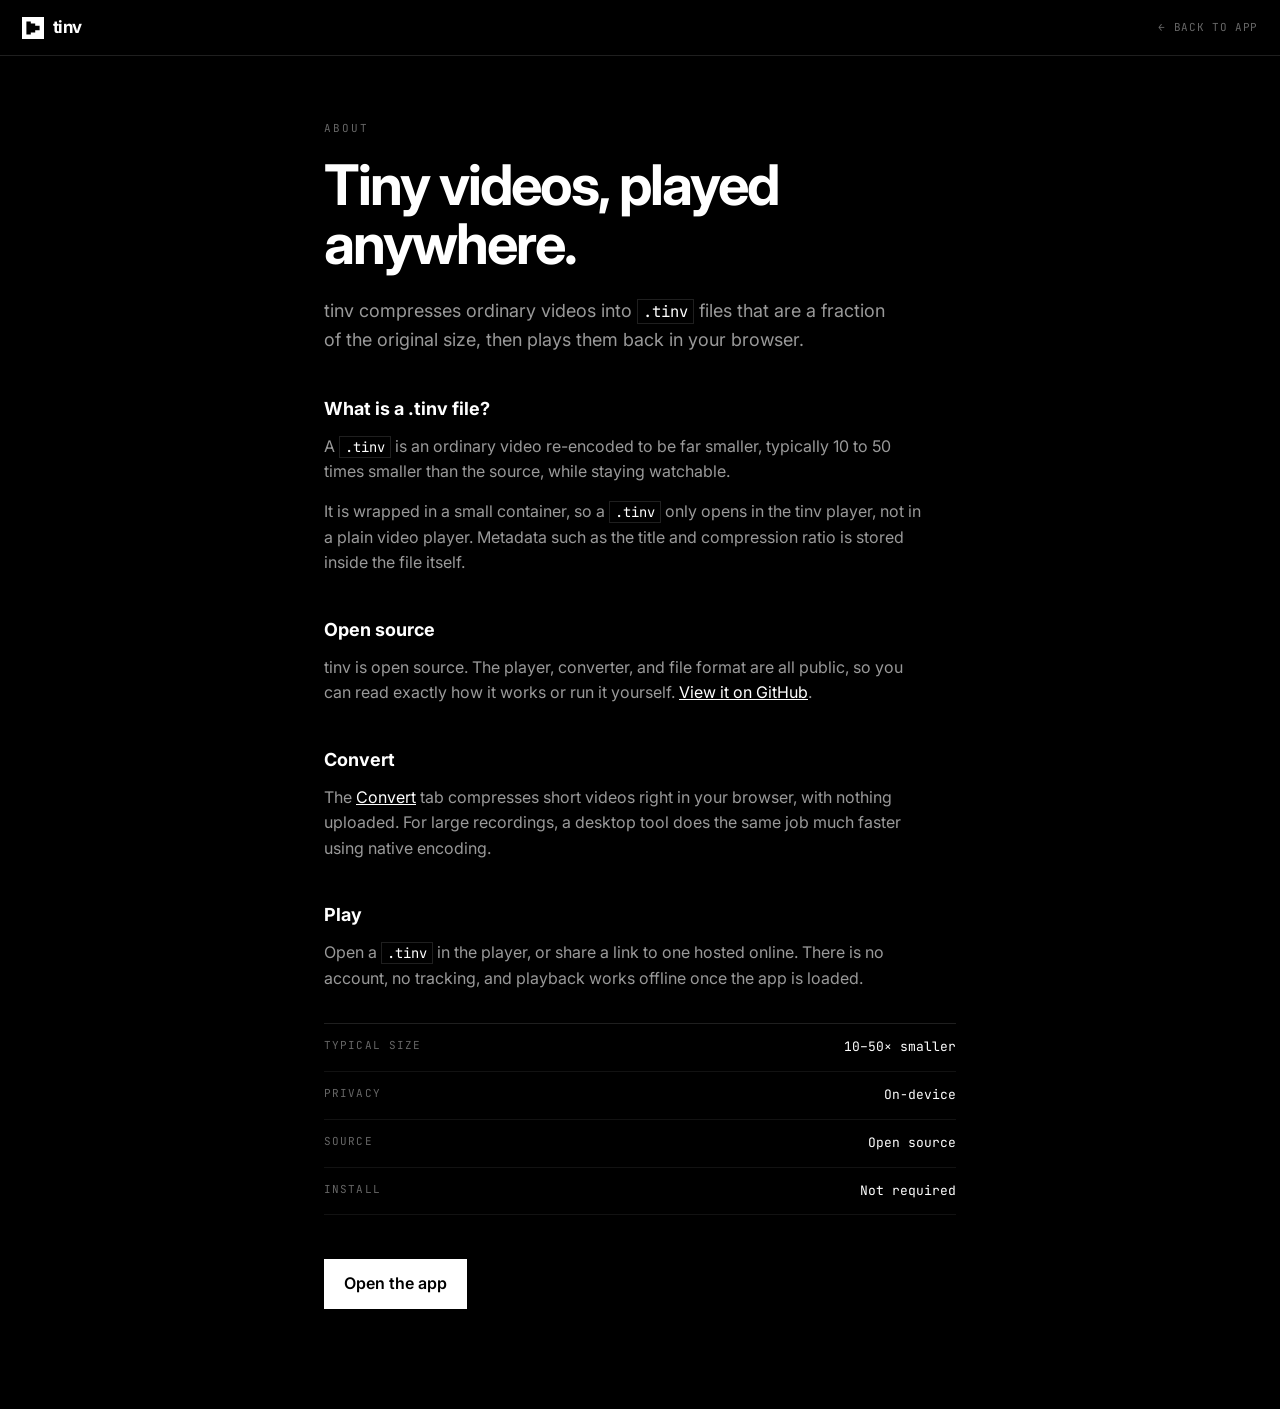
<file: web/about.html>
<!DOCTYPE html>
<html lang="en">
<head>
  <meta charset="UTF-8" />
  <meta name="viewport" content="width=device-width, initial-scale=1.0" />
  <title>About · tinv</title>
  <meta name="theme-color" content="#000000" />
  <link rel="icon" href="icon.png" />
  <link rel="preconnect" href="https://fonts.googleapis.com" />
  <link rel="preconnect" href="https://fonts.gstatic.com" crossorigin />
  <link href="https://fonts.googleapis.com/css2?family=Inter:wght@400;600;700&family=JetBrains+Mono:wght@400;500&display=swap" rel="stylesheet" />
  <style>
    :root {
      --bg: #000; --panel: #0d0d0d; --border: rgba(255,255,255,.12);
      --text: #fff; --dim: rgba(255,255,255,.6); --faint: rgba(255,255,255,.4);
      --mono: "JetBrains Mono", ui-monospace, monospace;
    }
    * { box-sizing: border-box; }
    html, body { margin: 0; background: var(--bg); color: var(--text);
      font-family: "Inter", system-ui, sans-serif;
      -webkit-font-smoothing: antialiased; line-height: 1.6; }
    .header {
      display: flex; align-items: center; gap: 16px;
      padding: 14px 22px; border-bottom: 1px solid var(--border);
    }
    .brand { display: flex; align-items: center; gap: 9px; text-decoration: none; color: var(--text); }
    .logo { width: 22px; height: 22px; display: block; }
    .brand b { font-weight: 700; letter-spacing: -.03em; font-size: 17px; }
    .back { margin-left: auto; font-family: var(--mono); font-size: 11px;
      letter-spacing: .06em; text-transform: uppercase; color: var(--faint);
      text-decoration: none; }
    .back:hover { color: var(--text); }
    main { max-width: 680px; margin: 0 auto; padding: 64px 24px 100px; }
    .eyebrow { font-family: var(--mono); font-size: 11px; letter-spacing: .18em;
      text-transform: uppercase; color: var(--faint); display: block; margin-bottom: 18px; }
    h1 { font-size: clamp(34px, 6vw, 56px); line-height: 1.05; font-weight: 700;
      letter-spacing: -.035em; margin: 0 0 24px; }
    .lede { font-size: 18px; color: var(--dim); margin: 0 0 40px; max-width: 52ch; }
    h2 { font-size: 18px; margin: 40px 0 10px; }
    p { color: var(--dim); margin: 0 0 14px; max-width: 60ch; }
    code { font-family: var(--mono); font-size: .86em; color: var(--text);
      border: 1px solid var(--border); padding: 1px 5px; }
    .specs { margin: 32px 0; border-top: 1px solid var(--border); }
    .specs > div { display: flex; justify-content: space-between; gap: 16px;
      padding: 13px 0; border-bottom: 1px solid rgba(255,255,255,.07); }
    .specs dt { font-family: var(--mono); font-size: 11px; letter-spacing: .1em;
      text-transform: uppercase; color: var(--faint); margin: 0; }
    .specs dd { margin: 0; font-family: var(--mono); font-size: 13px; color: var(--text); }
    .cta { display: inline-block; margin-top: 12px; font-weight: 600;
      color: #000; background: #fff; padding: 12px 20px; text-decoration: none; }
    a.inline { color: var(--text); }
  </style>
</head>
<body>
  <header class="header">
    <a class="brand" href="/">
      <svg class="logo" viewBox="0 0 100 100" xmlns="http://www.w3.org/2000/svg">
        <rect width="100" height="100" fill="#fff" />
        <polygon fill="#000" points="80 40 60 40 60 30 40 30 40 20 20 20 20 40 20 60 20 80 40 80 40 70 60 70 60 60 80 60 80 40" />
      </svg>
      <b>tinv</b>
    </a>
    <a class="back" href="/">← Back to app</a>
  </header>

  <main>
    <span class="eyebrow">About</span>
    <h1>Tiny videos, played anywhere.</h1>
    <p class="lede">
      tinv compresses ordinary videos into <code>.tinv</code> files that are a
      fraction of the original size, then plays them back in your browser.
    </p>

    <h2>What is a .tinv file?</h2>
    <p>
      A <code>.tinv</code> is an ordinary video re-encoded to be far smaller,
      typically 10 to 50 times smaller than the source, while staying
      watchable.
    </p>
    <p>
      It is wrapped in a small container, so a <code>.tinv</code> only opens in
      the tinv player, not in a plain video player. Metadata such as the title
      and compression ratio is stored inside the file itself.
    </p>

    <h2>Open source</h2>
    <p>
      tinv is open source. The player, converter, and file format are all
      public, so you can read exactly how it works or run it yourself.
      <a class="inline" href="https://github.com/zaahead/tinv">View it on GitHub</a>.
    </p>

    <h2>Convert</h2>
    <p>
      The <a class="inline" href="/">Convert</a> tab compresses short videos
      right in your browser, with nothing uploaded. For large recordings, a
      desktop tool does the same job much faster using native encoding.
    </p>

    <h2>Play</h2>
    <p>
      Open a <code>.tinv</code> in the player, or share a link to one hosted
      online. There is no account, no tracking, and playback works offline once
      the app is loaded.
    </p>

    <dl class="specs">
      <div><dt>Typical size</dt><dd>10–50× smaller</dd></div>
      <div><dt>Privacy</dt><dd>On-device</dd></div>
      <div><dt>Source</dt><dd>Open source</dd></div>
      <div><dt>Install</dt><dd>Not required</dd></div>
    </dl>

    <a class="cta" href="/">Open the app</a>
  </main>
</body>
</html>
</file>
<file: player-web/style.css>
/* tinv PWA — editorial / Swiss monochrome player.
   Strictly grayscale, zero radius. Hierarchy comes from a type scale, weight
   contrast, hairline rules, and mono micro-labels, not color. */

:root {
  /* Tinted neutrals (OKLCH, a whisper of warmth so it isn't a clinical void).
     Reads as pure black & white; the chroma is below perceptual color. */
  --ink-0:  oklch(0.08 0.004 60);   /* page */
  --ink-1:  oklch(0.12 0.004 60);   /* raised surface */
  --ink-2:  oklch(0.16 0.004 60);   /* hover surface */
  --line:   oklch(1 0 0 / 0.13);    /* hairline */
  --line-2: oklch(1 0 0 / 0.07);    /* faint rule */
  --fg:     oklch(0.97 0.003 80);   /* primary text */
  --fg-2:   oklch(0.97 0.003 80 / 0.62);  /* secondary */
  --fg-3:   oklch(0.97 0.003 80 / 0.40);  /* tertiary / labels */
  --paper:  oklch(0.97 0.003 80);   /* inverted block bg */
  --paper-ink: oklch(0.10 0.004 60);/* text on inverted */

  --sans: "Inter", system-ui, -apple-system, sans-serif;
  --mono: "JetBrains Mono", ui-monospace, "SF Mono", monospace;

  --ease: cubic-bezier(0.22, 1, 0.36, 1);  /* ease-out-quint */
  --pad: clamp(16px, 4vw, 40px);

  color-scheme: dark;
}

* { box-sizing: border-box; }

html, body {
  margin: 0;
  min-height: 100%;
  background: var(--ink-0);
  color: var(--fg);
  font-family: var(--sans);
  font-size: 16px;
  line-height: 1.5;
  -webkit-font-smoothing: antialiased;
  text-rendering: optimizeLegibility;
}

body { display: flex; flex-direction: column; min-height: 100vh; }

::selection { background: var(--paper); color: var(--paper-ink); }

button { font: inherit; color: inherit; }

/* ============================ HEADER ============================ */

.app-header {
  display: grid;
  grid-template-columns: 1fr auto 1fr;
  align-items: center;
  gap: 16px;
  padding: 14px var(--pad);
  border-bottom: 1px solid var(--line);
  position: sticky;
  top: 0;
  z-index: 20;
  background: color-mix(in oklab, var(--ink-0) 88%, transparent);
  backdrop-filter: blur(8px);
}

.brand {
  display: flex;
  align-items: baseline;
  gap: 9px;
  text-decoration: none;
  color: var(--fg);
}
.brand-logo { width: 20px; height: 20px; align-self: center; color: var(--fg); }
.logo-title { font-size: 17px; font-weight: 700; letter-spacing: -0.03em; }
.logo-sub {
  font-family: var(--mono);
  font-size: 11px;
  letter-spacing: 0.04em;
  color: var(--fg-3);
  text-transform: uppercase;
}

.header-nav {
  display: flex;
  align-items: center;
  gap: 10px;
  justify-self: center;
  font-family: var(--mono);
  font-size: 12px;
}
.nav-btn {
  background: none;
  border: none;
  padding: 4px 2px;
  cursor: pointer;
  color: var(--fg-3);
  text-transform: uppercase;
  letter-spacing: 0.08em;
  transition: color 0.15s var(--ease);
}
.nav-btn:hover { color: var(--fg-2); }
.nav-btn.active { color: var(--fg); }
.nav-btn.active::after {
  content: "";
  display: block;
  height: 1px;
  margin-top: 3px;
  background: var(--fg);
}
.nav-sep { color: var(--fg-3); }

.header-meta {
  display: flex;
  align-items: center;
  gap: 12px;
  justify-self: end;
  min-width: 0;
}
.header-links {
  display: flex;
  align-items: center;
  gap: 18px;
  white-space: nowrap;
}
.header-links a {
  font-family: var(--mono);
  font-size: 11px;
  letter-spacing: 0.06em;
  text-transform: uppercase;
  color: var(--fg-3);
  text-decoration: none;
  transition: color 0.15s var(--ease);
}
.header-links a:hover { color: var(--fg); }

/* Footer (links live in the header on desktop; this is the mobile home) */
.app-footer { display: none; }

/* ============================ MAIN ============================ */

.player-container {
  flex: 1;
  display: flex;
  flex-direction: column;
  justify-content: center;
  padding: var(--pad);
  width: 100%;
  max-width: 1180px;
  margin: 0 auto;
}
/* When a video is loaded, sit the player just under the header (not centered),
   so video + controls + meta read as one stacked unit. */
.player-container:has(#player-wrapper:not([hidden])) { justify-content: flex-start; }

/* shared eyebrow + display headline used by start screens */
.eyebrow {
  font-family: var(--mono);
  font-size: 11px;
  letter-spacing: 0.18em;
  text-transform: uppercase;
  color: var(--fg-3);
  display: block;
  margin-bottom: 18px;
}
.drop-headline {
  font-size: clamp(40px, 6.4vw, 84px);
  line-height: 1.04;
  font-weight: 700;
  letter-spacing: -0.035em;
  margin: 0 0 26px;
  text-wrap: balance;
}
.drop-lede {
  max-width: 42ch;
  color: var(--fg-2);
  font-size: 15px;
  line-height: 1.6;
  margin: 0 0 32px;
}
/* Inline .tinv reads as code, the mono accent lives here (not the headline). */
.drop-lede code,
.convert-aside code {
  font-family: var(--mono);
  font-size: 0.86em;
  color: var(--fg);
  border: 1px solid var(--line);
  padding: 1px 5px;
}

/* ============================ STATUS (loading / error) ============================ */

.status-view {
  display: flex;
  align-items: center;
  min-height: 50vh;
  border-top: 1px solid var(--line);
  border-bottom: 1px solid var(--line);
}
.status-inner {
  padding: clamp(40px, 8vw, 96px) 0;
  max-width: 52ch;
}
.status-title {
  font-size: clamp(22px, 3.2vw, 34px);
  line-height: 1.25;
  font-weight: 600;
  letter-spacing: -0.02em;
  margin: 0 0 28px;
  text-wrap: balance;
}
.status-progress {
  display: flex;
  align-items: center;
  gap: 16px;
  margin-bottom: 28px;
}
.status-bar {
  position: relative;
  flex: 1;
  max-width: 320px;
  height: 2px;
  background: var(--line);
  overflow: hidden;
}
.status-bar-fill {
  height: 100%;
  width: 0;
  background: var(--fg);
  transition: width 0.2s var(--ease);
}
.status-bar-fill.indeterminate {
  width: 30% !important;
  animation: status-slide 1.1s var(--ease) infinite;
}
@keyframes status-slide {
  0% { margin-left: -30%; }
  100% { margin-left: 100%; }
}
.status-bytes {
  font-family: var(--mono);
  font-size: 12px;
  color: var(--fg-3);
  white-space: nowrap;
}
.status-actions {
  display: flex;
  gap: 12px;
  flex-wrap: wrap;
}

/* ============================ SPLIT LAYOUT ============================ */
/* Editorial two-column: statement left, action/specs right, divided by a rule.
   Uses the full width instead of a cramped left rail. */

/* [hidden] must win over the grid display below. */
[hidden] { display: none !important; }

.split {
  display: grid;
  grid-template-columns: 1.35fr 1fr;
  align-items: stretch;
  gap: 0;
  border-top: 1px solid var(--line);
  border-bottom: 1px solid var(--line);
}
.split-main {
  padding: clamp(36px, 6vw, 72px) clamp(32px, 5vw, 64px) clamp(36px, 6vw, 72px) 0;
  display: flex;
  flex-direction: column;
  justify-content: center;
  align-items: flex-start;
}
.split-side {
  padding: clamp(36px, 6vw, 72px) 0 clamp(36px, 6vw, 72px) clamp(32px, 5vw, 64px);
  border-left: 1px solid var(--line);
  display: flex;
  flex-direction: column;
  justify-content: center;
  gap: 28px;
}

.side-specs { margin: 0; }
.side-specs > div {
  display: flex;
  justify-content: space-between;
  align-items: baseline;
  gap: 16px;
  padding: 13px 0;
  border-bottom: 1px solid var(--line-2);
}
.side-specs > div:first-child { padding-top: 0; }
.side-specs dt {
  font-family: var(--mono);
  font-size: 11px;
  letter-spacing: 0.1em;
  text-transform: uppercase;
  color: var(--fg-3);
}
.side-specs dd {
  margin: 0;
  font-family: var(--mono);
  font-size: 13px;
  color: var(--fg);
}

.convert-aside { font-size: 13px; color: var(--fg-3); margin: 0; }

/* ============================ DROPZONE ============================ */

.dropzone {
  padding: 0;
}
.dropzone.dragging {
  background:
    repeating-linear-gradient(-45deg, transparent 0 11px, var(--line-2) 11px 12px);
}
.drop-foot {
  display: flex;
  flex-wrap: wrap;
  gap: 6px 16px;
  padding-top: 18px;
  border-top: 1px solid var(--line-2);
}
.tick {
  font-family: var(--mono);
  font-size: 11px;
  letter-spacing: 0.08em;
  color: var(--fg-3);
}
.tick::before { content: "● "; color: var(--fg-2); }

/* ============================ BUTTONS ============================ */

.btn {
  display: inline-flex;
  align-items: center;
  gap: 12px;
  font-size: 14px;
  font-weight: 600;
  padding: 12px 18px;
  border: 1px solid var(--fg);
  background: transparent;
  color: var(--fg);
  cursor: pointer;
  transition: background 0.15s var(--ease), color 0.15s var(--ease);
}
.btn:hover { background: var(--ink-2); }
.btn-primary { background: var(--paper); color: var(--paper-ink); border-color: var(--paper); }
.btn-primary:hover { background: var(--fg-2); }
.btn:disabled { opacity: 0.35; cursor: not-allowed; }
.btn-key {
  font-family: var(--mono);
  font-size: 12px;
  opacity: 0.55;
  border: 1px solid currentColor;
  width: 20px; height: 20px;
  display: grid; place-items: center;
}
.btn-primary .btn-key { opacity: 0.4; }

/* ============================ PLAYER ============================ */

.player-wrapper { width: 100%; }

.video-stage {
  position: relative;
  width: 100%;
  aspect-ratio: 16 / 9;
  /* Cap height so the controls + meta strip stay in view without scrolling.
     Leaves room for header (~58px) + control bar (~96px) + meta (~62px). */
  max-height: calc(100vh - 250px);
  background: #000;
  border: 1px solid var(--line);
}
#video-element { width: 100%; height: 100%; display: block; background: #000; object-fit: contain; }

/* Loading skeleton: a faint shimmer over the frame until the first frame is
   decodable (streaming buffer / decode). Removed on `loadeddata`. */
.video-stage.is-loading::after {
  content: "";
  position: absolute;
  inset: 0;
  background: linear-gradient(
    100deg,
    transparent 30%,
    oklch(1 0 0 / 0.05) 50%,
    transparent 70%
  );
  background-size: 220% 100%;
  animation: stage-shimmer 1.3s var(--ease) infinite;
  pointer-events: none;
}
@keyframes stage-shimmer {
  0% { background-position: 180% 0; }
  100% { background-position: -80% 0; }
}

.center-play-indicator {
  position: absolute; inset: 0;
  display: grid; place-items: center;
  pointer-events: none; opacity: 0;
  transition: opacity 0.2s var(--ease);
}
.center-play-indicator.visible { opacity: 1; }
.indicator-icon {
  width: 64px; height: 64px; color: var(--paper-ink);
  background: var(--paper); padding: 18px;
}

/* First-run keyboard hint — a low strip along the bottom of the frame. */
.kbd-hint {
  position: absolute;
  left: 0; right: 0; bottom: 0;
  display: flex;
  align-items: center;
  justify-content: space-between;
  gap: 16px;
  padding: 12px 16px;
  background: linear-gradient(to top, oklch(0 0 0 / 0.78), transparent);
  animation: kbd-hint-in 0.4s var(--ease);
}
.kbd-hint.leaving { opacity: 0; transition: opacity 0.3s var(--ease); }
@keyframes kbd-hint-in {
  from { opacity: 0; transform: translateY(8px); }
  to { opacity: 1; transform: translateY(0); }
}
.kbd-hint-row {
  display: flex;
  flex-wrap: wrap;
  gap: 8px 18px;
  font-family: var(--mono);
  font-size: 11px;
  color: var(--fg-2);
}
.kbd-hint-row span { display: inline-flex; align-items: center; gap: 6px; white-space: nowrap; }
.kbd-hint kbd {
  font-family: var(--mono);
  font-size: 10px;
  line-height: 1;
  color: var(--fg);
  background: oklch(1 0 0 / 0.12);
  border: 1px solid var(--line);
  padding: 3px 5px;
  min-width: 8px;
  text-align: center;
}
.kbd-hint-close {
  flex: none;
  font-size: 12px;
  color: var(--fg-3);
  background: none;
  border: none;
  cursor: pointer;
  padding: 4px;
}
.kbd-hint-close:hover { color: var(--fg); }
@media (max-width: 600px) { .kbd-hint { display: none; } }

/* ---- control bar: instrument row under the video ---- */

.control-bar {
  display: flex;
  flex-direction: column;
  border: 1px solid var(--line);
  border-top: none;
}
.control-bar.hidden { opacity: 1 !important; }

.control-row { display: flex; align-items: center; }

.seek-row {
  gap: 14px;
  padding: 10px 16px;
  border-bottom: 1px solid var(--line-2);
}
.time {
  font-family: var(--mono);
  font-size: 12px;
  font-weight: 500;
  color: var(--fg-2);
  font-variant-numeric: tabular-nums;
  min-width: 46px;
}
.seek-row .time:last-child { text-align: right; color: var(--fg-3); }

/* scrub bar */
.progress-bar-container { position: relative; flex: 1; padding: 9px 0; cursor: pointer; }
.progress-bar-bg { position: relative; height: 2px; background: var(--line); }
.progress-bar-container:hover .progress-bar-bg { height: 4px; transition: height 0.12s var(--ease); }
.progress-buffer { position: absolute; height: 100%; background: var(--line); }
.progress-fill { position: absolute; height: 100%; background: var(--fg); width: 0; }
.progress-knob {
  position: absolute; right: 0; top: 50%;
  transform: translate(50%, -50%);
  width: 9px; height: 9px; background: var(--fg);
  opacity: 0; transition: opacity 0.12s var(--ease);
}
.progress-bar-container:hover .progress-knob { opacity: 1; }
.progress-tooltip {
  position: absolute; top: -6px; transform: translateY(-100%);
  font-family: var(--mono); font-size: 11px;
  color: var(--paper-ink); background: var(--paper);
  padding: 2px 6px; opacity: 0; pointer-events: none;
}
.progress-bar-container:hover .progress-tooltip { opacity: 1; }

/* transport row */
.button-row { justify-content: space-between; padding: 6px 8px; }
.controls-group { display: flex; align-items: center; gap: 0; }

.control-btn {
  background: transparent; border: none; color: var(--fg-2);
  width: 40px; height: 40px; cursor: pointer;
  display: grid; place-items: center;
  transition: color 0.12s var(--ease), background 0.12s var(--ease);
}
.control-btn:hover { color: var(--fg); background: var(--ink-1); }
.btn-svg { width: 21px; height: 21px; }

/* the play button reads as the primary instrument control */
#play-pause-btn { color: var(--fg); }

/* volume */
.volume-control-wrapper { display: flex; align-items: center; gap: 6px; padding-right: 6px; }
.volume-slider-container { width: 76px; }
#volume-slider {
  width: 76px; height: 2px; -webkit-appearance: none; appearance: none;
  background: var(--line); cursor: pointer;
}
#volume-slider::-webkit-slider-thumb {
  -webkit-appearance: none; width: 9px; height: 9px; background: var(--fg);
}
#volume-slider::-moz-range-thumb { width: 9px; height: 9px; background: var(--fg); border: none; border-radius: 0; }

/* speed */
.speed-control-wrapper { position: relative; }
.speed-badge {
  width: auto; padding: 0 12px; height: 40px;
  font-family: var(--mono); font-size: 13px; font-weight: 600;
  color: var(--fg);
}
.speed-menu {
  position: absolute; bottom: 46px; left: 0;
  background: var(--ink-1); border: 1px solid var(--line);
  display: none; flex-direction: column; min-width: 76px; z-index: 5;
}
.speed-menu.open { display: flex; }
.speed-option {
  background: none; border: none; color: var(--fg-2);
  font-family: var(--mono); font-size: 12px;
  padding: 7px 14px; cursor: pointer; text-align: left;
  transition: background 0.1s var(--ease), color 0.1s var(--ease);
}
.speed-option:hover { background: var(--ink-2); color: var(--fg); }
.speed-option.active { color: var(--paper-ink); background: var(--paper); font-weight: 600; }

/* ---- meta strip (editorial signature) ---- */

.meta-strip {
  display: grid;
  grid-template-columns: repeat(4, 1fr);
  margin: 0;
  border: 1px solid var(--line);
  border-top: none;
}
.meta-cell {
  padding: 12px 16px;
  border-right: 1px solid var(--line-2);
  min-width: 0;
}
.meta-cell:last-child { border-right: none; }
.meta-cell dt {
  font-family: var(--mono);
  font-size: 10px;
  letter-spacing: 0.12em;
  text-transform: uppercase;
  color: var(--fg-3);
  margin-bottom: 5px;
}
.meta-cell dd {
  margin: 0;
  font-family: var(--mono);
  font-size: 13px;
  color: var(--fg);
  overflow: hidden;
  text-overflow: ellipsis;
  white-space: nowrap;
}

/* ============================ CONVERT ============================ */

.form {
  border-top: 1px solid var(--line);
  margin-bottom: 28px;
}
.field {
  display: grid;
  grid-template-columns: 130px 1fr;
  align-items: center;
  gap: 16px;
  padding: 16px 0;
  border-bottom: 1px solid var(--line);
}
.field-label {
  font-family: var(--mono);
  font-size: 11px;
  letter-spacing: 0.1em;
  text-transform: uppercase;
  color: var(--fg-3);
}
/* Buttons / checkboxes in a field sit content-width, left-aligned. */
.field > .btn,
.field > .check { justify-self: start; }
.field > .select { max-width: 340px; }
.select {
  font: inherit;
  font-size: 14px;
  color: var(--fg);
  background: var(--ink-1);
  border: 1px solid var(--line);
  padding: 9px 12px;
  width: 100%;
  cursor: pointer;
  appearance: none;
  background-image: linear-gradient(45deg, transparent 50%, var(--fg-2) 50%),
                    linear-gradient(135deg, var(--fg-2) 50%, transparent 50%);
  background-position: right 14px center, right 9px center;
  background-size: 5px 5px, 5px 5px;
  background-repeat: no-repeat;
}
.check { display: flex; align-items: center; gap: 9px; font-size: 14px; color: var(--fg-2); cursor: pointer; }
.check input {
  appearance: none; -webkit-appearance: none;
  width: 16px; height: 16px; border: 1px solid var(--fg-3);
  background: transparent; cursor: pointer; display: grid; place-items: center;
}
.check input:checked { background: var(--paper); border-color: var(--paper); }
.check input:checked::after { content: "✕"; color: var(--paper-ink); font-size: 11px; line-height: 1; }

.convert-progress-wrap { margin-top: 24px; }
.convert-progress-bar { height: 2px; background: var(--line); }
#convert-progress-fill { height: 100%; width: 0; background: var(--fg); transition: width 0.2s var(--ease); }
.convert-status {
  margin-top: 10px;
  font-family: var(--mono);
  font-size: 12px;
  color: var(--fg-2);
}
.convert-estimate {
  font-family: var(--mono);
  font-size: 13px;
  color: var(--fg-2);
}
.convert-result { margin-top: 24px; display: flex; flex-direction: column; gap: 14px; }
.convert-done { font-family: var(--mono); font-size: 14px; color: var(--fg); }
.convert-share {
  border-top: 1px solid var(--line-2);
  padding-top: 14px;
  display: flex;
  flex-direction: column;
  gap: 12px;
}
.convert-share-hint {
  margin: 0;
  font-size: 13px;
  line-height: 1.5;
  color: var(--fg-2);
  max-width: 44ch;
}
.convert-share-hint code {
  font-family: var(--mono);
  font-size: 0.86em;
  color: var(--fg);
  border: 1px solid var(--line);
  padding: 1px 5px;
}
.convert-copy { justify-self: start; align-self: start; }

/* ============================ COMPAT BANNER ============================ */

.compat-banner {
  display: flex; align-items: center; gap: 14px;
  padding: 11px var(--pad);
  background: var(--paper); color: var(--paper-ink);
  font-size: 13px; line-height: 1.4;
}
.compat-banner strong { font-weight: 700; }
.compat-banner span { flex: 1; }
.compat-dismiss {
  background: none; border: 1px solid var(--paper-ink); color: var(--paper-ink);
  width: 22px; height: 22px; cursor: pointer; flex-shrink: 0;
  display: grid; place-items: center; font-size: 12px;
}

/* ============================ CHAPTERS ============================ */

.chapter-panel {
  position: absolute; top: 0; right: 0; bottom: 0;
  width: 260px; overflow-y: auto;
  background: color-mix(in oklab, var(--ink-0) 82%, transparent);
  backdrop-filter: blur(10px);
  border-left: 1px solid var(--line);
  padding: 14px;
}
.chapter-title {
  font-family: var(--mono); font-size: 10px; letter-spacing: 0.14em;
  text-transform: uppercase; color: var(--fg-3); margin-bottom: 10px;
}
.chapter-item {
  display: flex; gap: 12px; width: 100%;
  background: none; border: none; color: var(--fg-2);
  padding: 8px 6px; cursor: pointer; text-align: left;
  border-top: 1px solid var(--line-2);
  transition: color 0.1s var(--ease), background 0.1s var(--ease);
}
.chapter-item:hover { color: var(--fg); background: var(--ink-1); }
.chapter-time { font-family: var(--mono); font-size: 11px; color: var(--fg-3); min-width: 46px; }

/* ============================ EMBED ============================ */

body.embed .app-header,
body.embed .meta-strip { display: none; }
body.embed .player-container { padding: 0; max-width: none; }
body.embed .video-stage { height: 100vh; aspect-ratio: auto; border: none; }
body.embed .control-bar {
  position: fixed; bottom: 0; left: 0; right: 0; border: none;
  background: linear-gradient(transparent, oklch(0 0 0 / 0.88));
}

/* ============================ INSTALL BTN ============================ */

.install-btn {
  font-family: var(--mono); font-size: 11px; letter-spacing: 0.06em;
  text-transform: uppercase; color: var(--paper-ink);
  background: var(--paper); border: none; padding: 5px 11px; cursor: pointer;
}

/* ============================ RESPONSIVE ============================ */

@media (max-width: 900px) {
  /* Collapse the editorial split to a single column. */
  .split { grid-template-columns: 1fr; }
  .split-main { padding: clamp(28px, 7vw, 48px) 0 0; }
  .split-side {
    padding: 28px 0 clamp(28px, 7vw, 48px);
    border-left: none;
    border-top: 1px solid var(--line);
    margin-top: 28px;
  }
}

@media (max-width: 720px) {
  /* Header becomes a clean two-part bar: logo left, Play/Convert right.
     Secondary links move out of the header into the footer. */
  .app-header { grid-template-columns: auto 1fr; }
  .header-nav { justify-self: end; grid-column: 2; }
  .header-meta { display: none; }
  .header-links { display: none; }

  /* Footer holds the secondary links. */
  .app-footer {
    display: flex;
    align-items: center;
    justify-content: space-between;
    gap: 16px;
    padding: 18px var(--pad);
    border-top: 1px solid var(--line);
    margin-top: auto;
  }
  .footer-links {
    display: flex;
    flex-wrap: wrap;
    gap: 8px 18px;
  }
  .footer-links a {
    font-family: var(--mono);
    font-size: 11px;
    letter-spacing: 0.06em;
    text-transform: uppercase;
    color: var(--fg-3);
    text-decoration: none;
    transition: color 0.15s var(--ease);
  }
  .footer-links a:hover { color: var(--fg); }
  .footer-mark {
    font-family: var(--mono);
    font-size: 11px;
    letter-spacing: 0.1em;
    text-transform: uppercase;
    color: var(--fg-3);
  }

  .meta-strip { grid-template-columns: repeat(2, 1fr); }
  .meta-cell:nth-child(2) { border-right: none; }
  .meta-cell:nth-child(-n+2) { border-bottom: 1px solid var(--line-2); }
  .field { grid-template-columns: 1fr; gap: 8px; }
  .volume-slider-container { display: none; }
}

@media (max-width: 460px) {
  .meta-strip { grid-template-columns: 1fr; }
  .meta-cell { border-right: none !important; border-bottom: 1px solid var(--line-2); }
  .meta-cell:last-child { border-bottom: none; }
  .control-btn { width: 36px; height: 36px; }
  .btn-svg { width: 19px; height: 19px; }
}

/* ---- Convert: unsupported-browser message ---- */
.convert-unsupported { display: flex; flex-direction: column; gap: 12px; }
.cu-title { font-size: 15px; font-weight: 600; color: var(--fg); margin: 0; }
.cu-body { font-size: 14px; color: var(--fg-2); margin: 0; line-height: 1.6; }
.cu-body code {
  font-family: var(--mono); font-size: 0.86em; color: var(--fg);
  border: 1px solid var(--line); padding: 1px 5px;
}
</file>
<file: web/style.css>
/* tinv PWA — editorial / Swiss monochrome player.
   Strictly grayscale, zero radius. Hierarchy comes from a type scale, weight
   contrast, hairline rules, and mono micro-labels, not color. */

:root {
  /* Tinted neutrals (OKLCH, a whisper of warmth so it isn't a clinical void).
     Reads as pure black & white; the chroma is below perceptual color. */
  --ink-0:  oklch(0.08 0.004 60);   /* page */
  --ink-1:  oklch(0.12 0.004 60);   /* raised surface */
  --ink-2:  oklch(0.16 0.004 60);   /* hover surface */
  --line:   oklch(1 0 0 / 0.13);    /* hairline */
  --line-2: oklch(1 0 0 / 0.07);    /* faint rule */
  --fg:     oklch(0.97 0.003 80);   /* primary text */
  --fg-2:   oklch(0.97 0.003 80 / 0.62);  /* secondary */
  --fg-3:   oklch(0.97 0.003 80 / 0.40);  /* tertiary / labels */
  --paper:  oklch(0.97 0.003 80);   /* inverted block bg */
  --paper-ink: oklch(0.10 0.004 60);/* text on inverted */

  --sans: "Inter", system-ui, -apple-system, sans-serif;
  --mono: "JetBrains Mono", ui-monospace, "SF Mono", monospace;

  --ease: cubic-bezier(0.22, 1, 0.36, 1);  /* ease-out-quint */
  --pad: clamp(16px, 4vw, 40px);

  color-scheme: dark;
}

* { box-sizing: border-box; }

html, body {
  margin: 0;
  min-height: 100%;
  background: var(--ink-0);
  color: var(--fg);
  font-family: var(--sans);
  font-size: 16px;
  line-height: 1.5;
  -webkit-font-smoothing: antialiased;
  text-rendering: optimizeLegibility;
}

body { display: flex; flex-direction: column; min-height: 100vh; }

::selection { background: var(--paper); color: var(--paper-ink); }

button { font: inherit; color: inherit; }

/* ============================ HEADER ============================ */

.app-header {
  display: grid;
  grid-template-columns: 1fr auto 1fr;
  align-items: center;
  gap: 16px;
  padding: 14px var(--pad);
  border-bottom: 1px solid var(--line);
  position: sticky;
  top: 0;
  z-index: 20;
  background: color-mix(in oklab, var(--ink-0) 88%, transparent);
  backdrop-filter: blur(8px);
}

.brand {
  display: flex;
  align-items: baseline;
  gap: 9px;
  text-decoration: none;
  color: var(--fg);
}
.brand-logo { width: 20px; height: 20px; align-self: center; color: var(--fg); }
.logo-title { font-size: 17px; font-weight: 700; letter-spacing: -0.03em; }
.logo-sub {
  font-family: var(--mono);
  font-size: 11px;
  letter-spacing: 0.04em;
  color: var(--fg-3);
  text-transform: uppercase;
}

.header-nav {
  display: flex;
  align-items: center;
  gap: 10px;
  justify-self: center;
  font-family: var(--mono);
  font-size: 12px;
}
.nav-btn {
  background: none;
  border: none;
  padding: 4px 2px;
  cursor: pointer;
  color: var(--fg-3);
  text-transform: uppercase;
  letter-spacing: 0.08em;
  transition: color 0.15s var(--ease);
}
.nav-btn:hover { color: var(--fg-2); }
.nav-btn.active { color: var(--fg); }
.nav-btn.active::after {
  content: "";
  display: block;
  height: 1px;
  margin-top: 3px;
  background: var(--fg);
}
.nav-sep { color: var(--fg-3); }

.header-meta {
  display: flex;
  align-items: center;
  gap: 12px;
  justify-self: end;
  min-width: 0;
}
.header-links {
  display: flex;
  align-items: center;
  gap: 18px;
  white-space: nowrap;
}
.header-links a {
  font-family: var(--mono);
  font-size: 11px;
  letter-spacing: 0.06em;
  text-transform: uppercase;
  color: var(--fg-3);
  text-decoration: none;
  transition: color 0.15s var(--ease);
}
.header-links a:hover { color: var(--fg); }

/* Footer (links live in the header on desktop; this is the mobile home) */
.app-footer { display: none; }

/* ============================ MAIN ============================ */

.player-container {
  flex: 1;
  display: flex;
  flex-direction: column;
  justify-content: center;
  padding: var(--pad);
  width: 100%;
  max-width: 1180px;
  margin: 0 auto;
}
/* When a video is loaded, sit the player just under the header (not centered),
   so video + controls + meta read as one stacked unit. */
.player-container:has(#player-wrapper:not([hidden])) { justify-content: flex-start; }

/* shared eyebrow + display headline used by start screens */
.eyebrow {
  font-family: var(--mono);
  font-size: 11px;
  letter-spacing: 0.18em;
  text-transform: uppercase;
  color: var(--fg-3);
  display: block;
  margin-bottom: 18px;
}
.drop-headline {
  font-size: clamp(40px, 6.4vw, 84px);
  line-height: 1.04;
  font-weight: 700;
  letter-spacing: -0.035em;
  margin: 0 0 26px;
  text-wrap: balance;
}
.drop-lede {
  max-width: 42ch;
  color: var(--fg-2);
  font-size: 15px;
  line-height: 1.6;
  margin: 0 0 32px;
}
/* Inline .tinv reads as code, the mono accent lives here (not the headline). */
.drop-lede code,
.convert-aside code {
  font-family: var(--mono);
  font-size: 0.86em;
  color: var(--fg);
  border: 1px solid var(--line);
  padding: 1px 5px;
}

/* ============================ STATUS (loading / error) ============================ */

.status-view {
  display: flex;
  align-items: center;
  min-height: 50vh;
  border-top: 1px solid var(--line);
  border-bottom: 1px solid var(--line);
}
.status-inner {
  padding: clamp(40px, 8vw, 96px) 0;
  max-width: 52ch;
}
.status-title {
  font-size: clamp(22px, 3.2vw, 34px);
  line-height: 1.25;
  font-weight: 600;
  letter-spacing: -0.02em;
  margin: 0 0 28px;
  text-wrap: balance;
}
.status-progress {
  display: flex;
  align-items: center;
  gap: 16px;
  margin-bottom: 28px;
}
.status-bar {
  position: relative;
  flex: 1;
  max-width: 320px;
  height: 2px;
  background: var(--line);
  overflow: hidden;
}
.status-bar-fill {
  height: 100%;
  width: 0;
  background: var(--fg);
  transition: width 0.2s var(--ease);
}
.status-bar-fill.indeterminate {
  width: 30% !important;
  animation: status-slide 1.1s var(--ease) infinite;
}
@keyframes status-slide {
  0% { margin-left: -30%; }
  100% { margin-left: 100%; }
}
.status-bytes {
  font-family: var(--mono);
  font-size: 12px;
  color: var(--fg-3);
  white-space: nowrap;
}
.status-actions {
  display: flex;
  gap: 12px;
  flex-wrap: wrap;
}

/* ============================ SPLIT LAYOUT ============================ */
/* Editorial two-column: statement left, action/specs right, divided by a rule.
   Uses the full width instead of a cramped left rail. */

/* [hidden] must win over the grid display below. */
[hidden] { display: none !important; }

.split {
  display: grid;
  grid-template-columns: 1.35fr 1fr;
  align-items: stretch;
  gap: 0;
  border-top: 1px solid var(--line);
  border-bottom: 1px solid var(--line);
}
.split-main {
  padding: clamp(36px, 6vw, 72px) clamp(32px, 5vw, 64px) clamp(36px, 6vw, 72px) 0;
  display: flex;
  flex-direction: column;
  justify-content: center;
  align-items: flex-start;
}
.split-side {
  padding: clamp(36px, 6vw, 72px) 0 clamp(36px, 6vw, 72px) clamp(32px, 5vw, 64px);
  border-left: 1px solid var(--line);
  display: flex;
  flex-direction: column;
  justify-content: center;
  gap: 28px;
}

.side-specs { margin: 0; }
.side-specs > div {
  display: flex;
  justify-content: space-between;
  align-items: baseline;
  gap: 16px;
  padding: 13px 0;
  border-bottom: 1px solid var(--line-2);
}
.side-specs > div:first-child { padding-top: 0; }
.side-specs dt {
  font-family: var(--mono);
  font-size: 11px;
  letter-spacing: 0.1em;
  text-transform: uppercase;
  color: var(--fg-3);
}
.side-specs dd {
  margin: 0;
  font-family: var(--mono);
  font-size: 13px;
  color: var(--fg);
}

.convert-aside { font-size: 13px; color: var(--fg-3); margin: 0; }

/* ============================ DROPZONE ============================ */

.dropzone {
  padding: 0;
}
.dropzone.dragging {
  background:
    repeating-linear-gradient(-45deg, transparent 0 11px, var(--line-2) 11px 12px);
}
.drop-foot {
  display: flex;
  flex-wrap: wrap;
  gap: 6px 16px;
  padding-top: 18px;
  border-top: 1px solid var(--line-2);
}
.tick {
  font-family: var(--mono);
  font-size: 11px;
  letter-spacing: 0.08em;
  color: var(--fg-3);
}
.tick::before { content: "● "; color: var(--fg-2); }

/* ============================ BUTTONS ============================ */

.btn {
  display: inline-flex;
  align-items: center;
  gap: 12px;
  font-size: 14px;
  font-weight: 600;
  padding: 12px 18px;
  border: 1px solid var(--fg);
  background: transparent;
  color: var(--fg);
  cursor: pointer;
  transition: background 0.15s var(--ease), color 0.15s var(--ease);
}
.btn:hover { background: var(--ink-2); }
.btn-primary { background: var(--paper); color: var(--paper-ink); border-color: var(--paper); }
.btn-primary:hover { background: var(--fg-2); }
.btn:disabled { opacity: 0.35; cursor: not-allowed; }
.btn-key {
  font-family: var(--mono);
  font-size: 12px;
  opacity: 0.55;
  border: 1px solid currentColor;
  width: 20px; height: 20px;
  display: grid; place-items: center;
}
.btn-primary .btn-key { opacity: 0.4; }

/* ============================ PLAYER ============================ */

.player-wrapper { width: 100%; }

.video-stage {
  position: relative;
  width: 100%;
  aspect-ratio: 16 / 9;
  /* Cap height so the controls + meta strip stay in view without scrolling.
     Leaves room for header (~58px) + control bar (~96px) + meta (~62px). */
  max-height: calc(100vh - 250px);
  background: #000;
  border: 1px solid var(--line);
}
#video-element { width: 100%; height: 100%; display: block; background: #000; object-fit: contain; }

/* Loading skeleton: a faint shimmer over the frame until the first frame is
   decodable (streaming buffer / decode). Removed on `loadeddata`. */
.video-stage.is-loading::after {
  content: "";
  position: absolute;
  inset: 0;
  background: linear-gradient(
    100deg,
    transparent 30%,
    oklch(1 0 0 / 0.05) 50%,
    transparent 70%
  );
  background-size: 220% 100%;
  animation: stage-shimmer 1.3s var(--ease) infinite;
  pointer-events: none;
}
@keyframes stage-shimmer {
  0% { background-position: 180% 0; }
  100% { background-position: -80% 0; }
}

.center-play-indicator {
  position: absolute; inset: 0;
  display: grid; place-items: center;
  pointer-events: none; opacity: 0;
  transition: opacity 0.2s var(--ease);
}
.center-play-indicator.visible { opacity: 1; }
.indicator-icon {
  width: 64px; height: 64px; color: var(--paper-ink);
  background: var(--paper); padding: 18px;
}

/* First-run keyboard hint — a low strip along the bottom of the frame. */
.kbd-hint {
  position: absolute;
  left: 0; right: 0; bottom: 0;
  display: flex;
  align-items: center;
  justify-content: space-between;
  gap: 16px;
  padding: 12px 16px;
  background: linear-gradient(to top, oklch(0 0 0 / 0.78), transparent);
  animation: kbd-hint-in 0.4s var(--ease);
}
.kbd-hint.leaving { opacity: 0; transition: opacity 0.3s var(--ease); }
@keyframes kbd-hint-in {
  from { opacity: 0; transform: translateY(8px); }
  to { opacity: 1; transform: translateY(0); }
}
.kbd-hint-row {
  display: flex;
  flex-wrap: wrap;
  gap: 8px 18px;
  font-family: var(--mono);
  font-size: 11px;
  color: var(--fg-2);
}
.kbd-hint-row span { display: inline-flex; align-items: center; gap: 6px; white-space: nowrap; }
.kbd-hint kbd {
  font-family: var(--mono);
  font-size: 10px;
  line-height: 1;
  color: var(--fg);
  background: oklch(1 0 0 / 0.12);
  border: 1px solid var(--line);
  padding: 3px 5px;
  min-width: 8px;
  text-align: center;
}
.kbd-hint-close {
  flex: none;
  font-size: 12px;
  color: var(--fg-3);
  background: none;
  border: none;
  cursor: pointer;
  padding: 4px;
}
.kbd-hint-close:hover { color: var(--fg); }
@media (max-width: 600px) { .kbd-hint { display: none; } }

/* ---- control bar: instrument row under the video ---- */

.control-bar {
  display: flex;
  flex-direction: column;
  border: 1px solid var(--line);
  border-top: none;
}
.control-bar.hidden { opacity: 1 !important; }

.control-row { display: flex; align-items: center; }

.seek-row {
  gap: 14px;
  padding: 10px 16px;
  border-bottom: 1px solid var(--line-2);
}
.time {
  font-family: var(--mono);
  font-size: 12px;
  font-weight: 500;
  color: var(--fg-2);
  font-variant-numeric: tabular-nums;
  min-width: 46px;
}
.seek-row .time:last-child { text-align: right; color: var(--fg-3); }

/* scrub bar */
.progress-bar-container { position: relative; flex: 1; padding: 9px 0; cursor: pointer; }
.progress-bar-bg { position: relative; height: 2px; background: var(--line); }
.progress-bar-container:hover .progress-bar-bg { height: 4px; transition: height 0.12s var(--ease); }
.progress-buffer { position: absolute; height: 100%; background: var(--line); }
.progress-fill { position: absolute; height: 100%; background: var(--fg); width: 0; }
.progress-knob {
  position: absolute; right: 0; top: 50%;
  transform: translate(50%, -50%);
  width: 9px; height: 9px; background: var(--fg);
  opacity: 0; transition: opacity 0.12s var(--ease);
}
.progress-bar-container:hover .progress-knob { opacity: 1; }
.progress-tooltip {
  position: absolute; top: -6px; transform: translateY(-100%);
  font-family: var(--mono); font-size: 11px;
  color: var(--paper-ink); background: var(--paper);
  padding: 2px 6px; opacity: 0; pointer-events: none;
}
.progress-bar-container:hover .progress-tooltip { opacity: 1; }

/* transport row */
.button-row { justify-content: space-between; padding: 6px 8px; }
.controls-group { display: flex; align-items: center; gap: 0; }

.control-btn {
  background: transparent; border: none; color: var(--fg-2);
  width: 40px; height: 40px; cursor: pointer;
  display: grid; place-items: center;
  transition: color 0.12s var(--ease), background 0.12s var(--ease);
}
.control-btn:hover { color: var(--fg); background: var(--ink-1); }
.btn-svg { width: 21px; height: 21px; }

/* the play button reads as the primary instrument control */
#play-pause-btn { color: var(--fg); }

/* volume */
.volume-control-wrapper { display: flex; align-items: center; gap: 6px; padding-right: 6px; }
.volume-slider-container { width: 76px; }
#volume-slider {
  width: 76px; height: 2px; -webkit-appearance: none; appearance: none;
  background: var(--line); cursor: pointer;
}
#volume-slider::-webkit-slider-thumb {
  -webkit-appearance: none; width: 9px; height: 9px; background: var(--fg);
}
#volume-slider::-moz-range-thumb { width: 9px; height: 9px; background: var(--fg); border: none; border-radius: 0; }

/* speed */
.speed-control-wrapper { position: relative; }
.speed-badge {
  width: auto; padding: 0 12px; height: 40px;
  font-family: var(--mono); font-size: 13px; font-weight: 600;
  color: var(--fg);
}
.speed-menu {
  position: absolute; bottom: 46px; left: 0;
  background: var(--ink-1); border: 1px solid var(--line);
  display: none; flex-direction: column; min-width: 76px; z-index: 5;
}
.speed-menu.open { display: flex; }
.speed-option {
  background: none; border: none; color: var(--fg-2);
  font-family: var(--mono); font-size: 12px;
  padding: 7px 14px; cursor: pointer; text-align: left;
  transition: background 0.1s var(--ease), color 0.1s var(--ease);
}
.speed-option:hover { background: var(--ink-2); color: var(--fg); }
.speed-option.active { color: var(--paper-ink); background: var(--paper); font-weight: 600; }

/* ---- meta strip (editorial signature) ---- */

.meta-strip {
  display: grid;
  grid-template-columns: repeat(4, 1fr);
  margin: 0;
  border: 1px solid var(--line);
  border-top: none;
}
.meta-cell {
  padding: 12px 16px;
  border-right: 1px solid var(--line-2);
  min-width: 0;
}
.meta-cell:last-child { border-right: none; }
.meta-cell dt {
  font-family: var(--mono);
  font-size: 10px;
  letter-spacing: 0.12em;
  text-transform: uppercase;
  color: var(--fg-3);
  margin-bottom: 5px;
}
.meta-cell dd {
  margin: 0;
  font-family: var(--mono);
  font-size: 13px;
  color: var(--fg);
  overflow: hidden;
  text-overflow: ellipsis;
  white-space: nowrap;
}

/* ============================ CONVERT ============================ */

.form {
  border-top: 1px solid var(--line);
  margin-bottom: 28px;
}
.field {
  display: grid;
  grid-template-columns: 130px 1fr;
  align-items: center;
  gap: 16px;
  padding: 16px 0;
  border-bottom: 1px solid var(--line);
}
.field-label {
  font-family: var(--mono);
  font-size: 11px;
  letter-spacing: 0.1em;
  text-transform: uppercase;
  color: var(--fg-3);
}
/* Buttons / checkboxes in a field sit content-width, left-aligned. */
.field > .btn,
.field > .check { justify-self: start; }
.field > .select { max-width: 340px; }
.select {
  font: inherit;
  font-size: 14px;
  color: var(--fg);
  background: var(--ink-1);
  border: 1px solid var(--line);
  padding: 9px 12px;
  width: 100%;
  cursor: pointer;
  appearance: none;
  background-image: linear-gradient(45deg, transparent 50%, var(--fg-2) 50%),
                    linear-gradient(135deg, var(--fg-2) 50%, transparent 50%);
  background-position: right 14px center, right 9px center;
  background-size: 5px 5px, 5px 5px;
  background-repeat: no-repeat;
}
.check { display: flex; align-items: center; gap: 9px; font-size: 14px; color: var(--fg-2); cursor: pointer; }
.check input {
  appearance: none; -webkit-appearance: none;
  width: 16px; height: 16px; border: 1px solid var(--fg-3);
  background: transparent; cursor: pointer; display: grid; place-items: center;
}
.check input:checked { background: var(--paper); border-color: var(--paper); }
.check input:checked::after { content: "✕"; color: var(--paper-ink); font-size: 11px; line-height: 1; }

.convert-progress-wrap { margin-top: 24px; }
.convert-progress-bar { height: 2px; background: var(--line); }
#convert-progress-fill { height: 100%; width: 0; background: var(--fg); transition: width 0.2s var(--ease); }
.convert-status {
  margin-top: 10px;
  font-family: var(--mono);
  font-size: 12px;
  color: var(--fg-2);
}
.convert-estimate {
  font-family: var(--mono);
  font-size: 13px;
  color: var(--fg-2);
}
.convert-result { margin-top: 24px; display: flex; flex-direction: column; gap: 14px; }
.convert-done { font-family: var(--mono); font-size: 14px; color: var(--fg); }

/* ============================ COMPAT BANNER ============================ */

.compat-banner {
  display: flex; align-items: center; gap: 14px;
  padding: 11px var(--pad);
  background: var(--paper); color: var(--paper-ink);
  font-size: 13px; line-height: 1.4;
}
.compat-banner strong { font-weight: 700; }
.compat-banner span { flex: 1; }
.compat-dismiss {
  background: none; border: 1px solid var(--paper-ink); color: var(--paper-ink);
  width: 22px; height: 22px; cursor: pointer; flex-shrink: 0;
  display: grid; place-items: center; font-size: 12px;
}

/* ============================ CHAPTERS ============================ */

.chapter-panel {
  position: absolute; top: 0; right: 0; bottom: 0;
  width: 260px; overflow-y: auto;
  background: color-mix(in oklab, var(--ink-0) 82%, transparent);
  backdrop-filter: blur(10px);
  border-left: 1px solid var(--line);
  padding: 14px;
}
.chapter-title {
  font-family: var(--mono); font-size: 10px; letter-spacing: 0.14em;
  text-transform: uppercase; color: var(--fg-3); margin-bottom: 10px;
}
.chapter-item {
  display: flex; gap: 12px; width: 100%;
  background: none; border: none; color: var(--fg-2);
  padding: 8px 6px; cursor: pointer; text-align: left;
  border-top: 1px solid var(--line-2);
  transition: color 0.1s var(--ease), background 0.1s var(--ease);
}
.chapter-item:hover { color: var(--fg); background: var(--ink-1); }
.chapter-time { font-family: var(--mono); font-size: 11px; color: var(--fg-3); min-width: 46px; }

/* ============================ EMBED ============================ */

body.embed .app-header,
body.embed .meta-strip { display: none; }
body.embed .player-container { padding: 0; max-width: none; }
body.embed .video-stage { height: 100vh; aspect-ratio: auto; border: none; }
body.embed .control-bar {
  position: fixed; bottom: 0; left: 0; right: 0; border: none;
  background: linear-gradient(transparent, oklch(0 0 0 / 0.88));
}

/* ============================ INSTALL BTN ============================ */

.install-btn {
  font-family: var(--mono); font-size: 11px; letter-spacing: 0.06em;
  text-transform: uppercase; color: var(--paper-ink);
  background: var(--paper); border: none; padding: 5px 11px; cursor: pointer;
}

/* ============================ RESPONSIVE ============================ */

@media (max-width: 900px) {
  /* Collapse the editorial split to a single column. */
  .split { grid-template-columns: 1fr; }
  .split-main { padding: clamp(28px, 7vw, 48px) 0 0; }
  .split-side {
    padding: 28px 0 clamp(28px, 7vw, 48px);
    border-left: none;
    border-top: 1px solid var(--line);
    margin-top: 28px;
  }
}

@media (max-width: 720px) {
  /* Header becomes a clean two-part bar: logo left, Play/Convert right.
     Secondary links move out of the header into the footer. */
  .app-header { grid-template-columns: auto 1fr; }
  .header-nav { justify-self: end; grid-column: 2; }
  .header-meta { display: none; }
  .header-links { display: none; }

  /* Footer holds the secondary links. */
  .app-footer {
    display: flex;
    align-items: center;
    justify-content: space-between;
    gap: 16px;
    padding: 18px var(--pad);
    border-top: 1px solid var(--line);
    margin-top: auto;
  }
  .footer-links {
    display: flex;
    flex-wrap: wrap;
    gap: 8px 18px;
  }
  .footer-links a {
    font-family: var(--mono);
    font-size: 11px;
    letter-spacing: 0.06em;
    text-transform: uppercase;
    color: var(--fg-3);
    text-decoration: none;
    transition: color 0.15s var(--ease);
  }
  .footer-links a:hover { color: var(--fg); }
  .footer-mark {
    font-family: var(--mono);
    font-size: 11px;
    letter-spacing: 0.1em;
    text-transform: uppercase;
    color: var(--fg-3);
  }

  .meta-strip { grid-template-columns: repeat(2, 1fr); }
  .meta-cell:nth-child(2) { border-right: none; }
  .meta-cell:nth-child(-n+2) { border-bottom: 1px solid var(--line-2); }
  .field { grid-template-columns: 1fr; gap: 8px; }
  .volume-slider-container { display: none; }
}

@media (max-width: 460px) {
  .meta-strip { grid-template-columns: 1fr; }
  .meta-cell { border-right: none !important; border-bottom: 1px solid var(--line-2); }
  .meta-cell:last-child { border-bottom: none; }
  .control-btn { width: 36px; height: 36px; }
  .btn-svg { width: 19px; height: 19px; }
}

/* ---- Convert: unsupported-browser message ---- */
.convert-unsupported { display: flex; flex-direction: column; gap: 12px; }
.cu-title { font-size: 15px; font-weight: 600; color: var(--fg); margin: 0; }
.cu-body { font-size: 14px; color: var(--fg-2); margin: 0; line-height: 1.6; }
.cu-body code {
  font-family: var(--mono); font-size: 0.86em; color: var(--fg);
  border: 1px solid var(--line); padding: 1px 5px;
}
</file>
<file: extension/player.css>
/* tinv extension player — editorial / Swiss monochrome, matching the PWA.
   Black, square, hierarchy from type + hairlines + mono labels. */

:root {
  --ink-0:  oklch(0.08 0.004 60);
  --ink-1:  oklch(0.12 0.004 60);
  --ink-2:  oklch(0.16 0.004 60);
  --line:   oklch(1 0 0 / 0.13);
  --line-2: oklch(1 0 0 / 0.07);
  --fg:     oklch(0.97 0.003 80);
  --fg-2:   oklch(0.97 0.003 80 / 0.62);
  --fg-3:   oklch(0.97 0.003 80 / 0.40);
  --paper:  oklch(0.97 0.003 80);
  --paper-ink: oklch(0.10 0.004 60);
  /* System fonts only — the extension ships no remote resources. */
  --sans: system-ui, -apple-system, "Segoe UI", Roboto, sans-serif;
  --mono: ui-monospace, "SF Mono", "Cascadia Mono", "Roboto Mono", Menlo, monospace;
  --ease: cubic-bezier(0.22, 1, 0.36, 1);
  --pad: clamp(16px, 4vw, 40px);
  color-scheme: dark;
}

* { box-sizing: border-box; }
html, body {
  margin: 0; min-height: 100%;
  background: var(--ink-0); color: var(--fg);
  font-family: var(--sans); font-size: 16px; line-height: 1.5;
  -webkit-font-smoothing: antialiased;
}
body { display: flex; flex-direction: column; min-height: 100vh; }
::selection { background: var(--paper); color: var(--paper-ink); }
button { font: inherit; color: inherit; }

/* ---- header ---- */
.app-header {
  display: flex; align-items: center; gap: 16px;
  padding: 14px var(--pad);
  border-bottom: 1px solid var(--line);
}
.brand { display: flex; align-items: baseline; gap: 9px; }
.brand-logo { width: 20px; height: 20px; align-self: center; color: var(--fg); }
.logo-title { font-size: 17px; font-weight: 700; letter-spacing: -0.03em; }
.header-filename {
  margin-left: auto;
  font-family: var(--mono); font-size: 12px; color: var(--fg-2);
  overflow: hidden; text-overflow: ellipsis; white-space: nowrap; max-width: 50ch;
}

/* ---- layout ---- */
.player-container {
  flex: 1; display: flex; flex-direction: column; justify-content: center;
  padding: var(--pad); width: 100%; max-width: 1100px; margin: 0 auto;
}
.player-container:has(#player-wrapper:not([hidden])) { justify-content: flex-start; }
/* The hidden attribute must win over flex/grid display rules below. */
[hidden] { display: none !important; }

/* ---- dropzone (fallback) ---- */
.dropzone { padding: clamp(40px, 9vw, 80px) 0; border-top: 1px solid var(--line); border-bottom: 1px solid var(--line); }
.dropzone.dragging { background: repeating-linear-gradient(-45deg, transparent 0 11px, var(--line-2) 11px 12px); }
.eyebrow {
  font-family: var(--mono); font-size: 11px; letter-spacing: 0.18em;
  text-transform: uppercase; color: var(--fg-3); display: block; margin-bottom: 18px;
}
.drop-headline {
  font-size: clamp(40px, 6.4vw, 76px); line-height: 1.04; font-weight: 700;
  letter-spacing: -0.035em; margin: 0 0 24px;
}
.drop-lede { max-width: 42ch; color: var(--fg-2); font-size: 15px; line-height: 1.6; margin: 0 0 30px; }
.drop-lede code {
  font-family: var(--mono); font-size: 0.86em; color: var(--fg);
  border: 1px solid var(--line); padding: 1px 5px;
}

/* ---- buttons ---- */
.btn {
  display: inline-flex; align-items: center; gap: 12px;
  font-size: 14px; font-weight: 600; padding: 12px 18px;
  border: 1px solid var(--fg); background: transparent; color: var(--fg); cursor: pointer;
  transition: background 0.15s var(--ease);
}
.btn:hover { background: var(--ink-2); }
.btn-primary { background: var(--paper); color: var(--paper-ink); border-color: var(--paper); }
.btn-primary:hover { background: var(--fg-2); }

/* ---- player ---- */
.player-wrapper { width: 100%; }
.video-stage {
  position: relative; width: 100%; aspect-ratio: 16 / 9;
  max-height: calc(100vh - 220px);
  background: #000; border: 1px solid var(--line);
}
#video-element { width: 100%; height: 100%; display: block; background: #000; object-fit: contain; }

/* Loading skeleton: shimmer over the frame until the first frame is decodable. */
.video-stage.is-loading::after {
  content: "";
  position: absolute; inset: 0;
  background: linear-gradient(100deg, transparent 30%, oklch(1 0 0 / 0.05) 50%, transparent 70%);
  background-size: 220% 100%;
  animation: stage-shimmer 1.3s var(--ease) infinite;
  pointer-events: none;
}
@keyframes stage-shimmer {
  0% { background-position: 180% 0; }
  100% { background-position: -80% 0; }
}

/* Loading / error status view. */
.status-view {
  display: flex; align-items: center; min-height: 50vh;
  border-top: 1px solid var(--line); border-bottom: 1px solid var(--line);
}
.status-inner { padding: clamp(40px, 8vw, 80px) 0; max-width: 52ch; }
.status-title {
  font-size: clamp(20px, 3vw, 30px); line-height: 1.25; font-weight: 600;
  letter-spacing: -0.02em; margin: 0 0 26px; text-wrap: balance;
}
.status-progress { display: flex; align-items: center; gap: 16px; margin-bottom: 26px; }
.status-bar { position: relative; flex: 1; max-width: 320px; height: 2px; background: var(--line); overflow: hidden; }
.status-bar-fill { height: 100%; width: 0; background: var(--fg); transition: width 0.2s var(--ease); }
.status-bytes { font-family: var(--mono); font-size: 12px; color: var(--fg-3); white-space: nowrap; }
.status-actions { display: flex; gap: 12px; flex-wrap: wrap; }

.center-play-indicator {
  position: absolute; inset: 0; display: grid; place-items: center;
  pointer-events: none; opacity: 0; transition: opacity 0.2s var(--ease);
}
.center-play-indicator.visible { opacity: 1; }
.indicator-icon { width: 64px; height: 64px; color: var(--paper-ink); background: var(--paper); padding: 18px; }

/* ---- control bar ---- */
.control-bar { display: flex; flex-direction: column; border: 1px solid var(--line); border-top: none; }
.control-bar.hidden { opacity: 1 !important; }
.control-row { display: flex; align-items: center; }
.seek-row { gap: 14px; padding: 10px 16px; border-bottom: 1px solid var(--line-2); }
.time {
  font-family: var(--mono); font-size: 12px; font-weight: 500; color: var(--fg-2);
  font-variant-numeric: tabular-nums; min-width: 46px;
}
.seek-row .time:last-child { text-align: right; color: var(--fg-3); }

.progress-bar-container { position: relative; flex: 1; padding: 9px 0; cursor: pointer; }
.progress-bar-bg { position: relative; height: 2px; background: var(--line); }
.progress-bar-container:hover .progress-bar-bg { height: 4px; transition: height 0.12s var(--ease); }
.progress-buffer { position: absolute; height: 100%; background: var(--line); }
.progress-fill { position: absolute; height: 100%; background: var(--fg); width: 0; }
.progress-knob {
  position: absolute; right: 0; top: 50%; transform: translate(50%, -50%);
  width: 9px; height: 9px; background: var(--fg); opacity: 0; transition: opacity 0.12s var(--ease);
}
.progress-bar-container:hover .progress-knob { opacity: 1; }
.progress-tooltip {
  position: absolute; top: -6px; transform: translateY(-100%);
  font-family: var(--mono); font-size: 11px; color: var(--paper-ink); background: var(--paper);
  padding: 2px 6px; opacity: 0; pointer-events: none;
}
.progress-bar-container:hover .progress-tooltip { opacity: 1; }

.button-row { justify-content: space-between; padding: 6px 8px; }
.controls-group { display: flex; align-items: center; gap: 0; }
.control-btn {
  background: transparent; border: none; color: var(--fg-2);
  width: 40px; height: 40px; cursor: pointer; display: grid; place-items: center;
  transition: color 0.12s var(--ease), background 0.12s var(--ease);
}
.control-btn:hover { color: var(--fg); background: var(--ink-1); }
.btn-svg { width: 21px; height: 21px; }
#play-pause-btn { color: var(--fg); }

.volume-control-wrapper { display: flex; align-items: center; gap: 6px; padding-right: 6px; }
.volume-slider-container { width: 76px; }
#volume-slider { width: 76px; height: 2px; -webkit-appearance: none; appearance: none; background: var(--line); cursor: pointer; }
#volume-slider::-webkit-slider-thumb { -webkit-appearance: none; width: 9px; height: 9px; background: var(--fg); }
#volume-slider::-moz-range-thumb { width: 9px; height: 9px; background: var(--fg); border: none; border-radius: 0; }

.speed-control-wrapper { position: relative; }
.speed-badge { width: auto; padding: 0 12px; height: 40px; font-family: var(--mono); font-size: 13px; font-weight: 600; color: var(--fg); }
.speed-menu {
  position: absolute; bottom: 46px; left: 0; background: var(--ink-1); border: 1px solid var(--line);
  display: none; flex-direction: column; min-width: 76px; z-index: 5;
}
.speed-menu.open { display: flex; }
.speed-option {
  background: none; border: none; color: var(--fg-2);
  font-family: var(--mono); font-size: 12px; padding: 7px 14px; cursor: pointer; text-align: left;
  transition: background 0.1s var(--ease), color 0.1s var(--ease);
}
.speed-option:hover { background: var(--ink-2); color: var(--fg); }
.speed-option.active { color: var(--paper-ink); background: var(--paper); font-weight: 600; }

@media (max-width: 460px) {
  .volume-slider-container { display: none; }
  .control-btn { width: 36px; height: 36px; }
  .btn-svg { width: 19px; height: 19px; }
}
</file>
